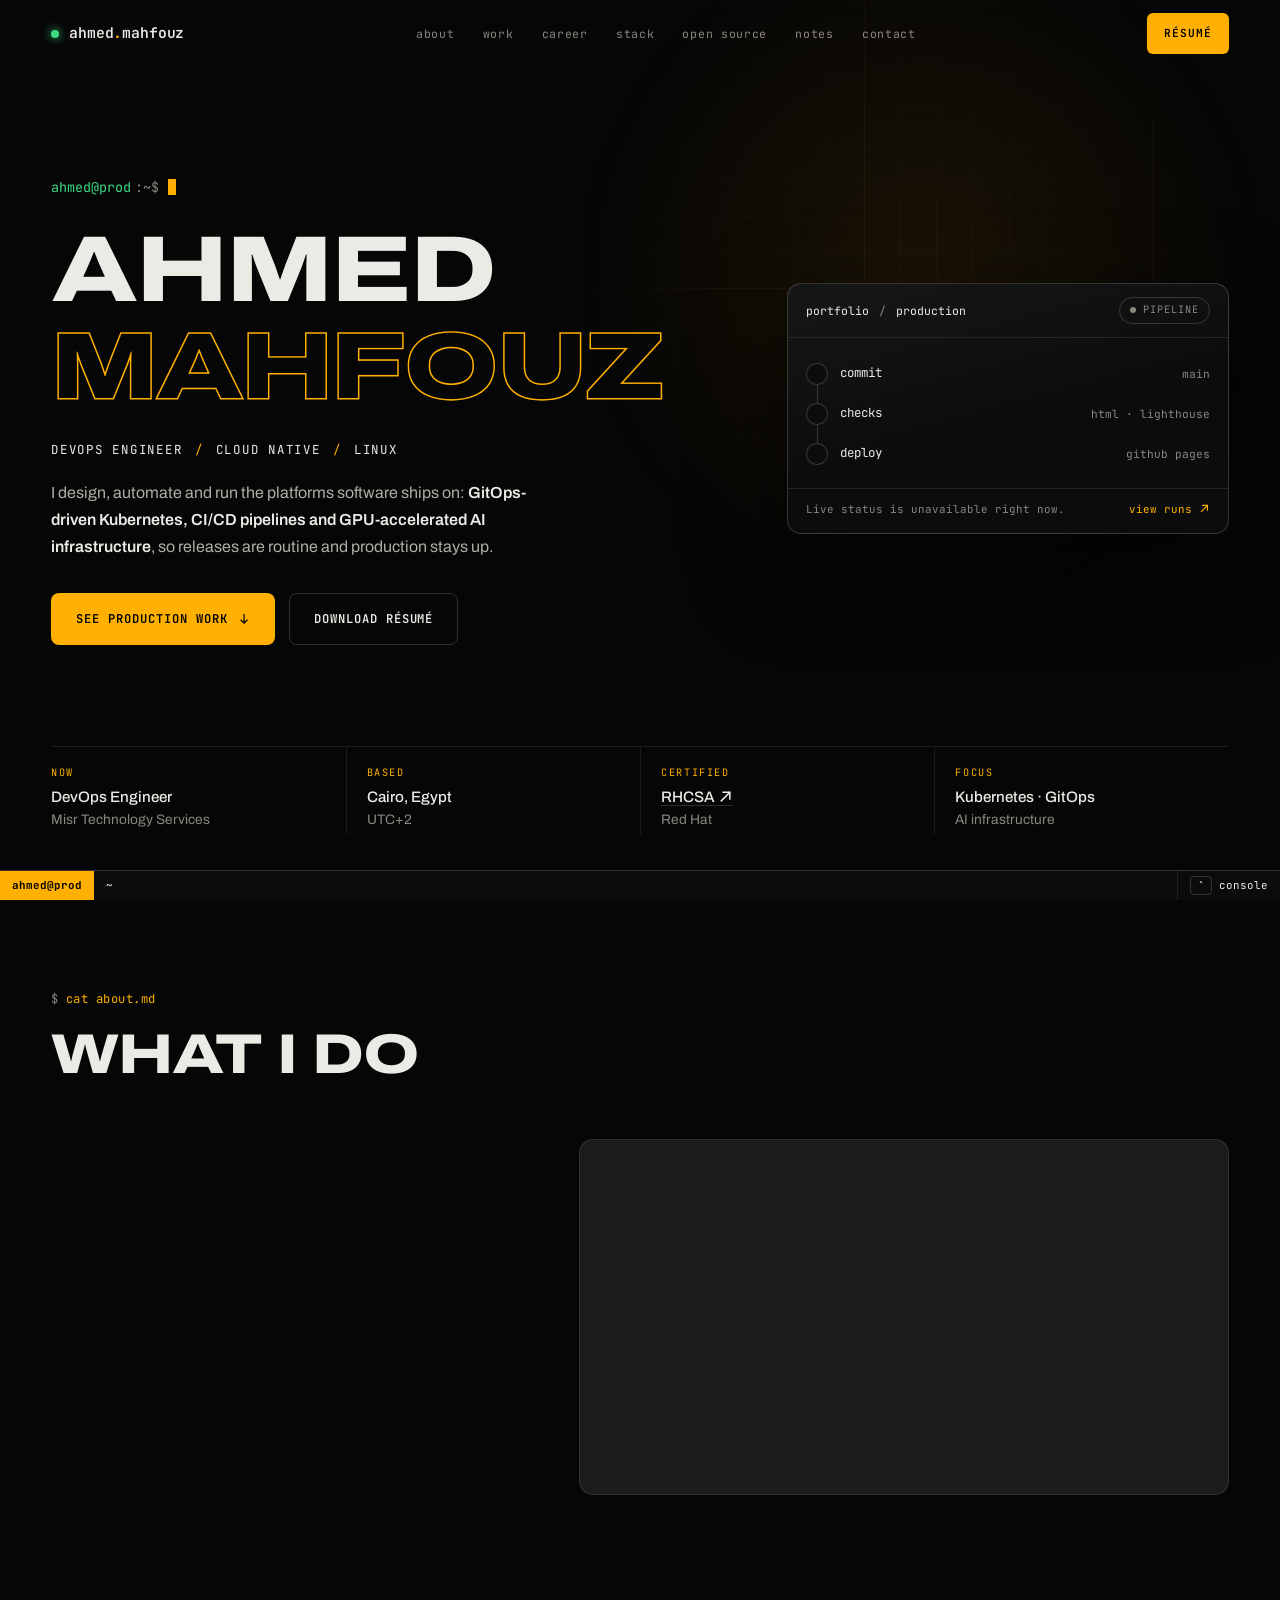
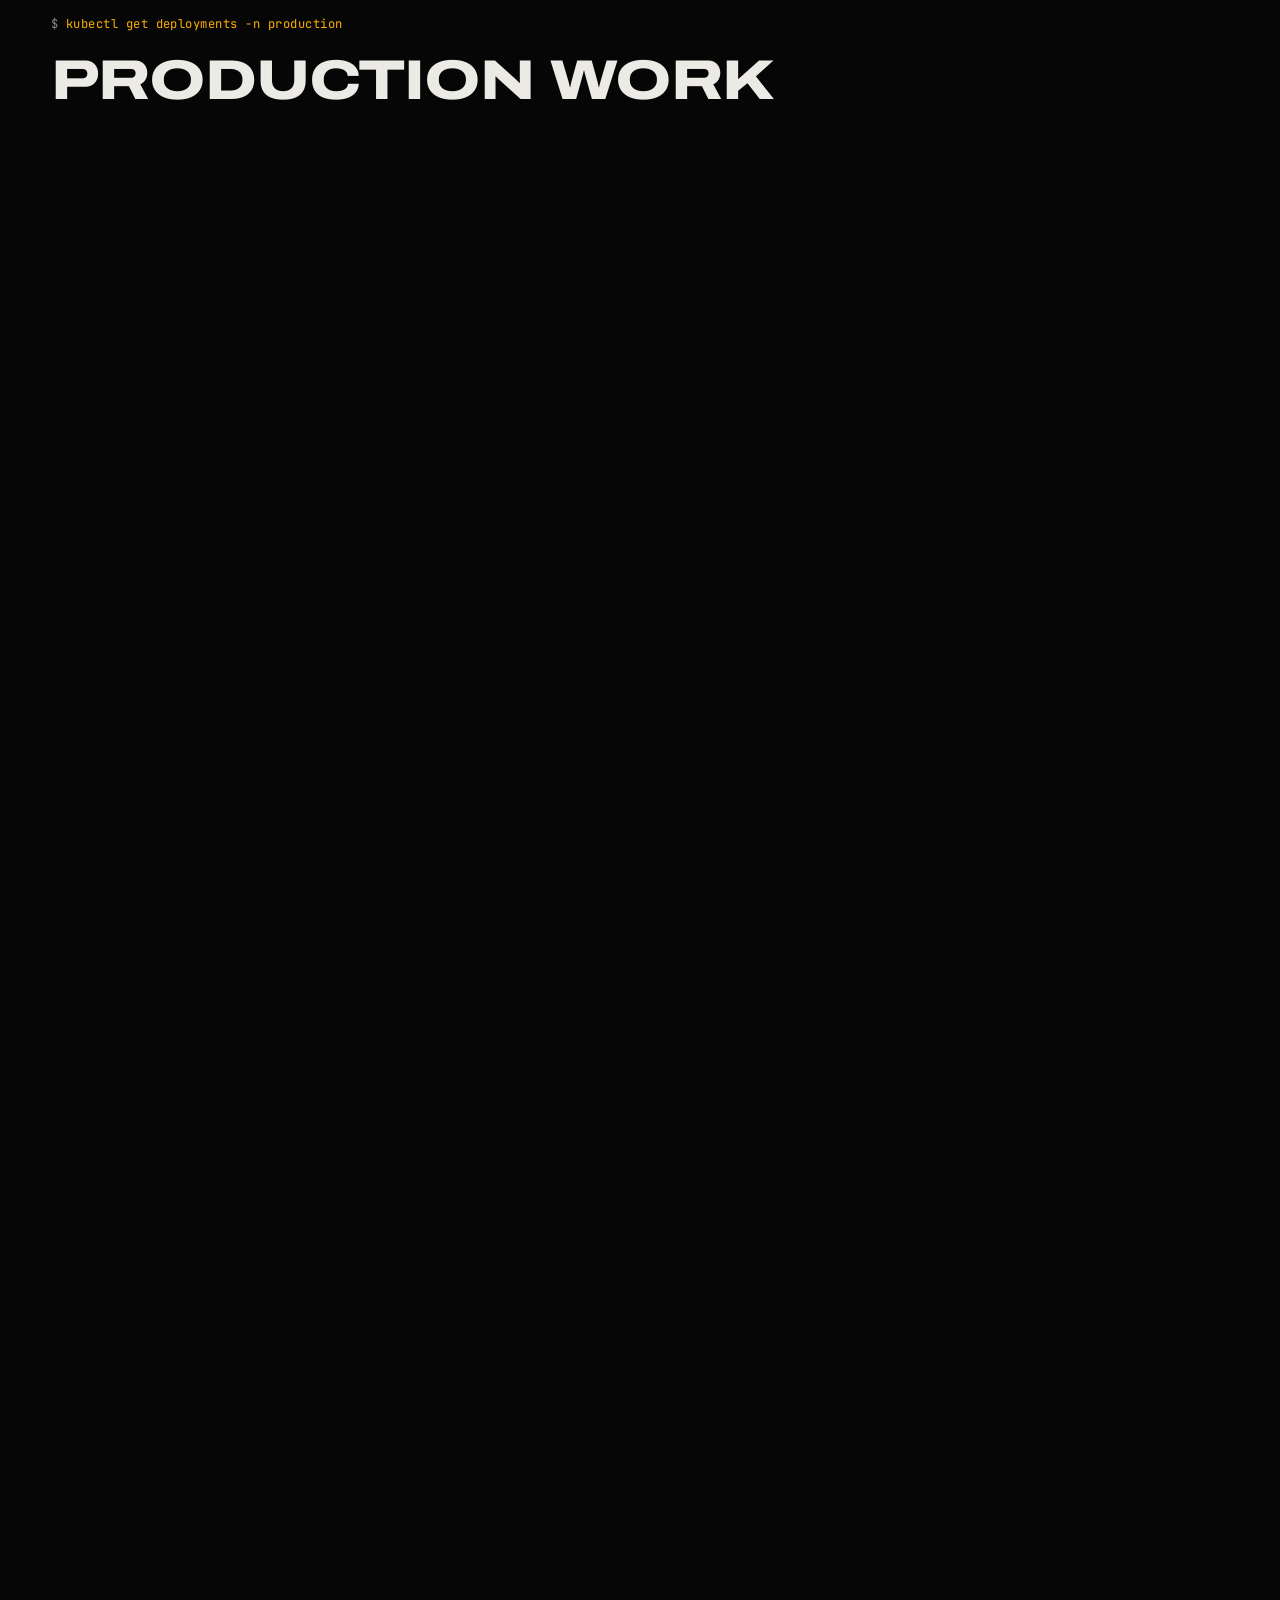
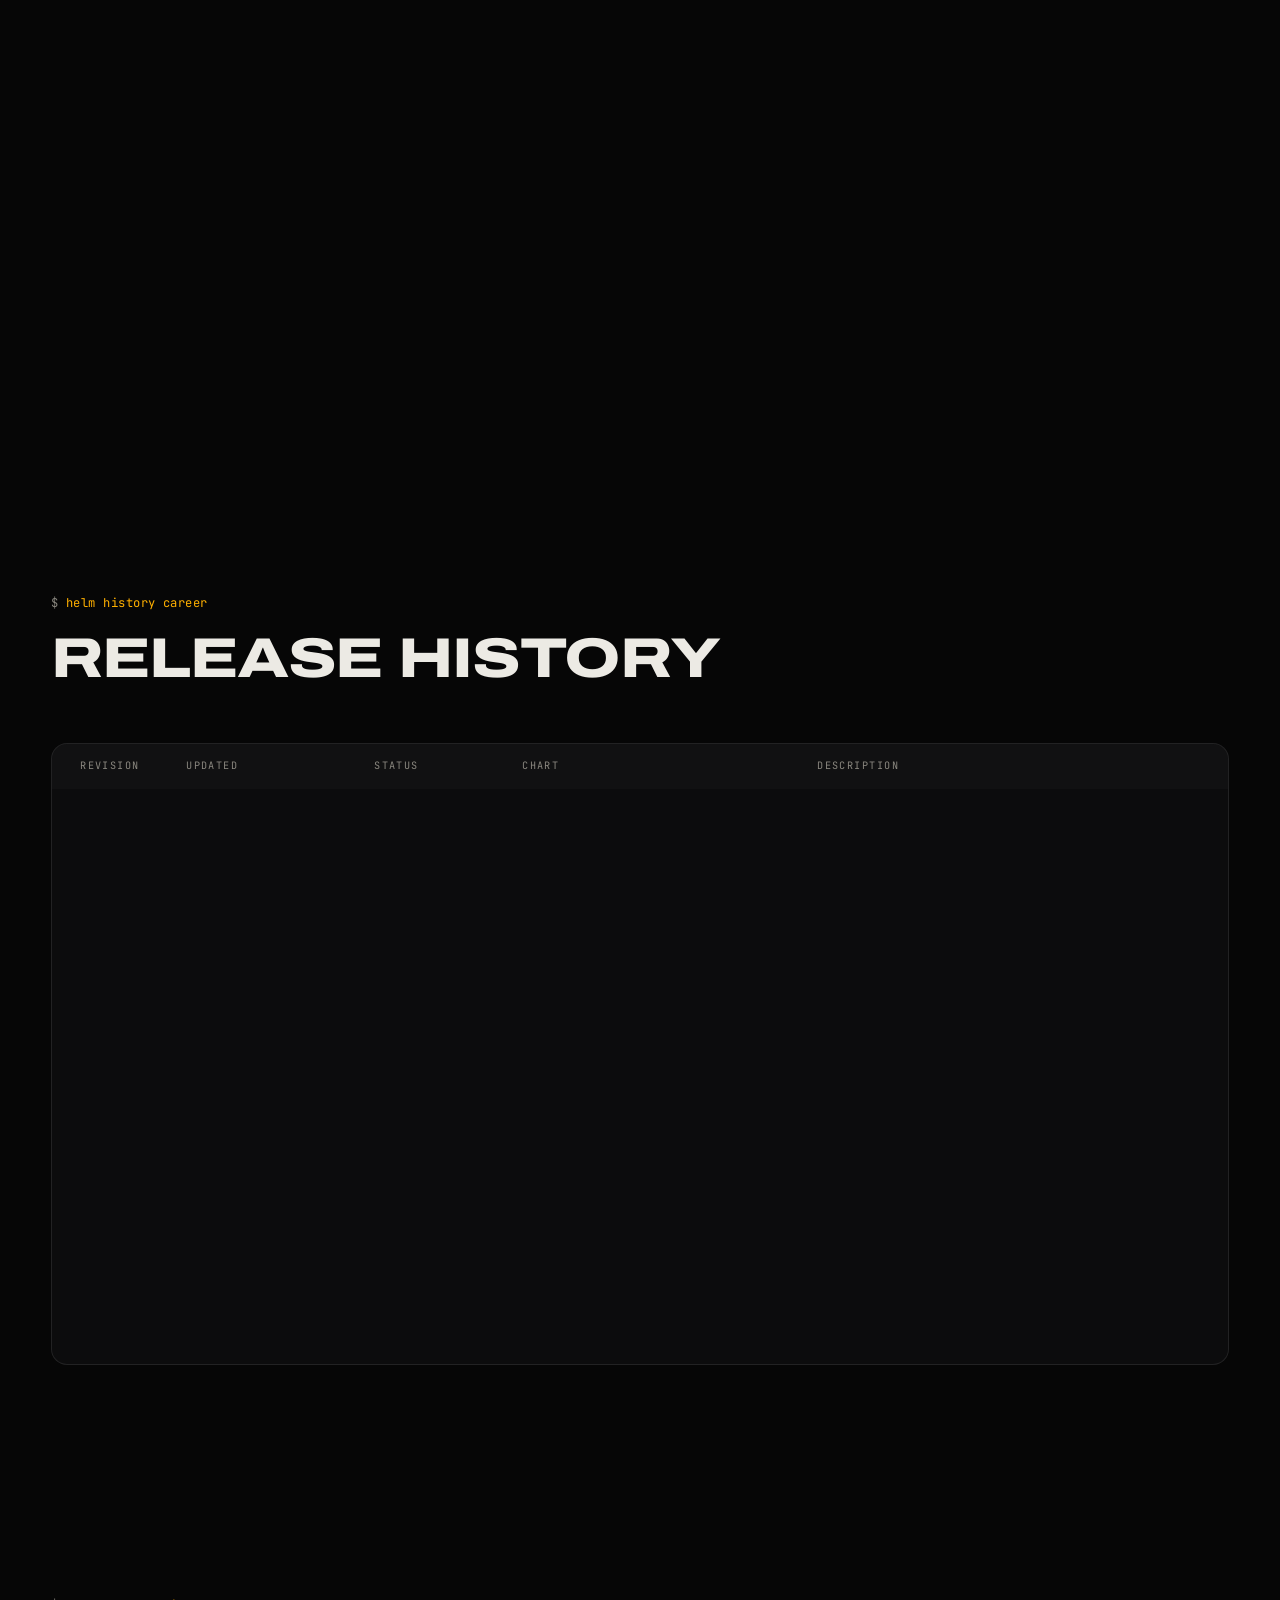
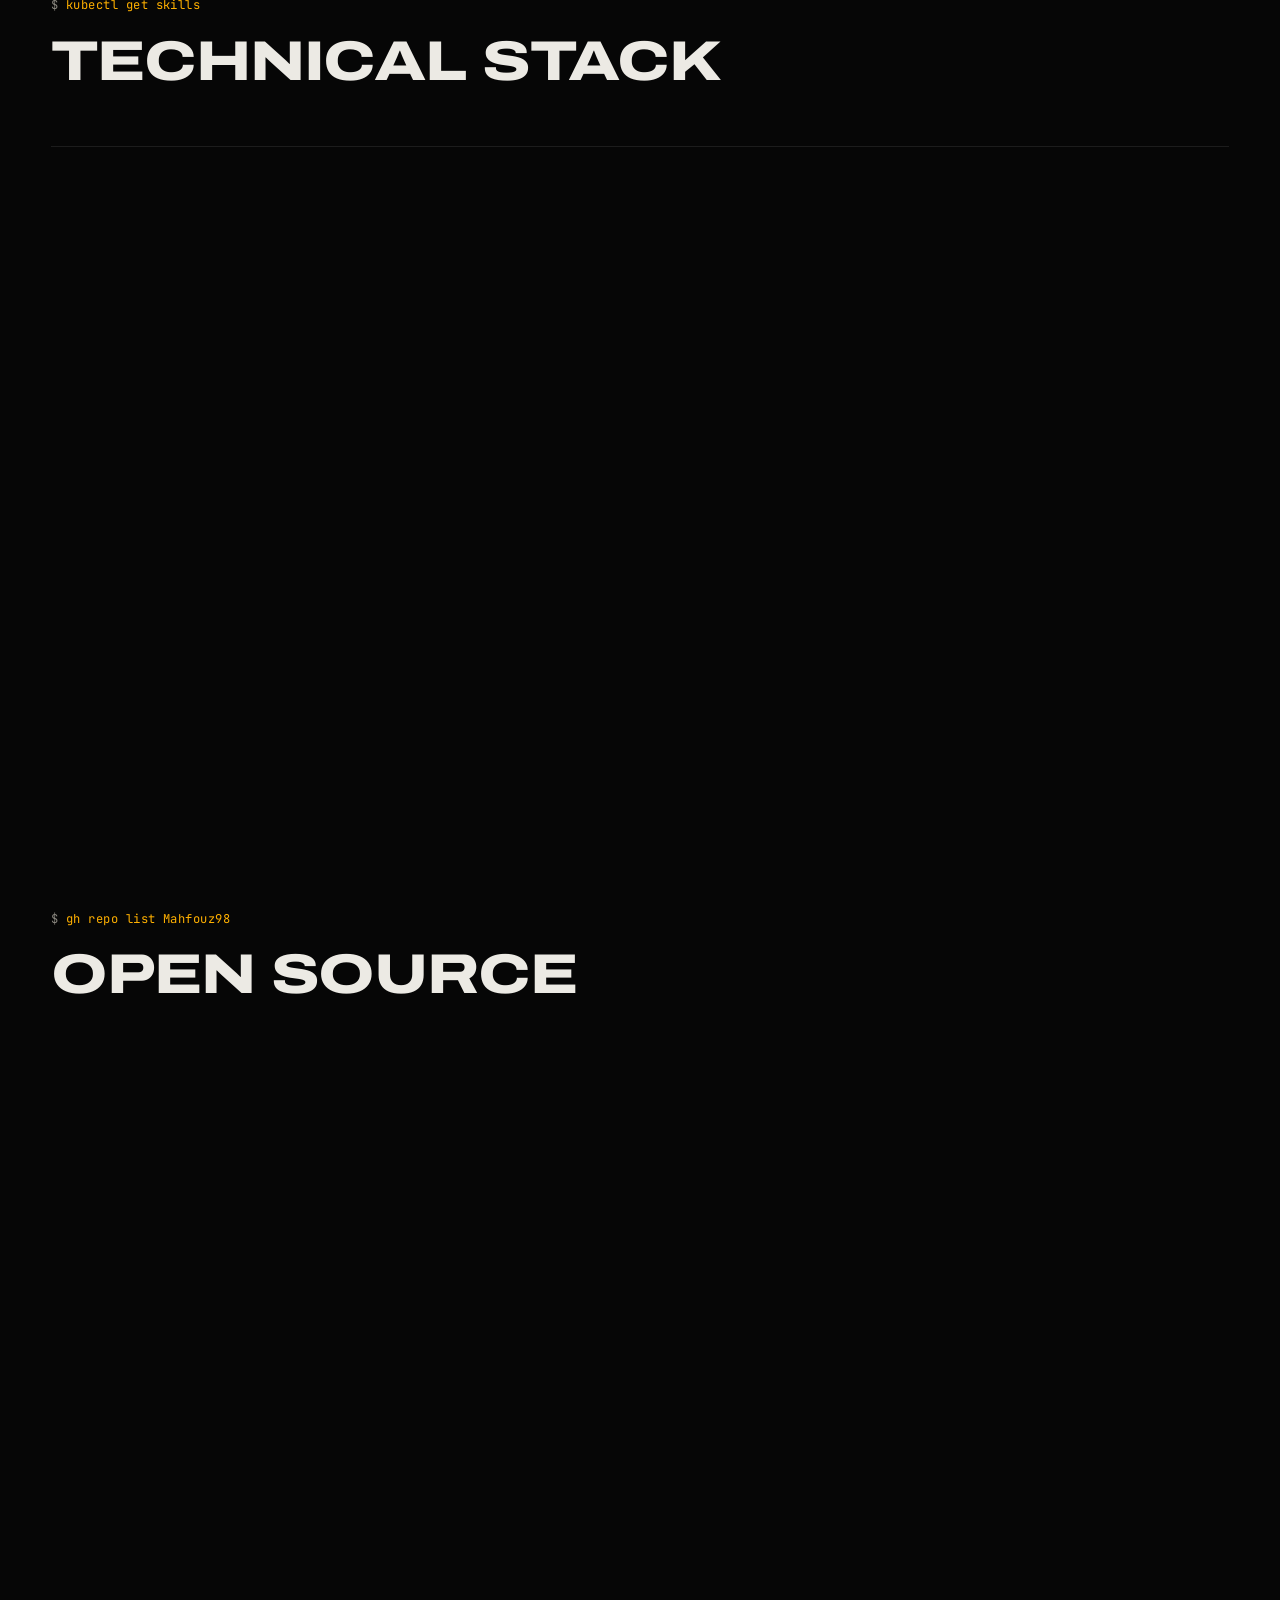
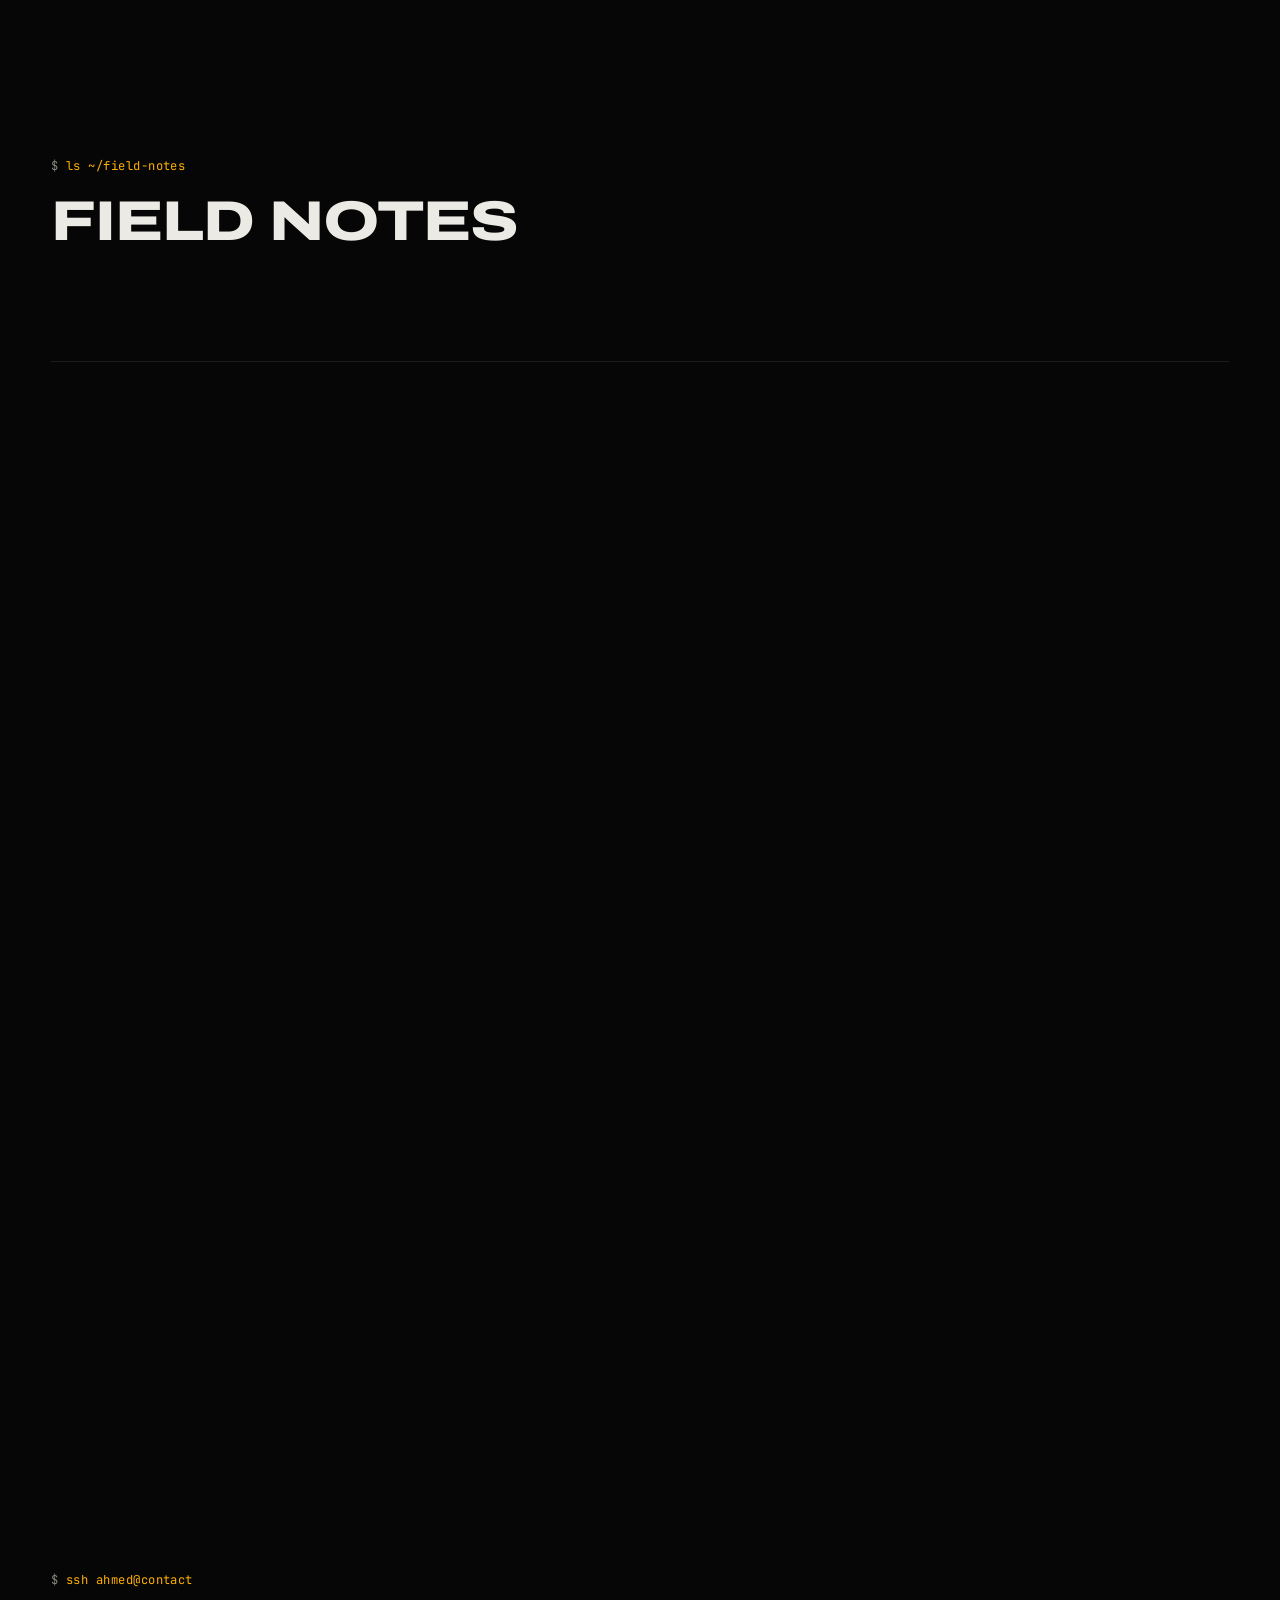
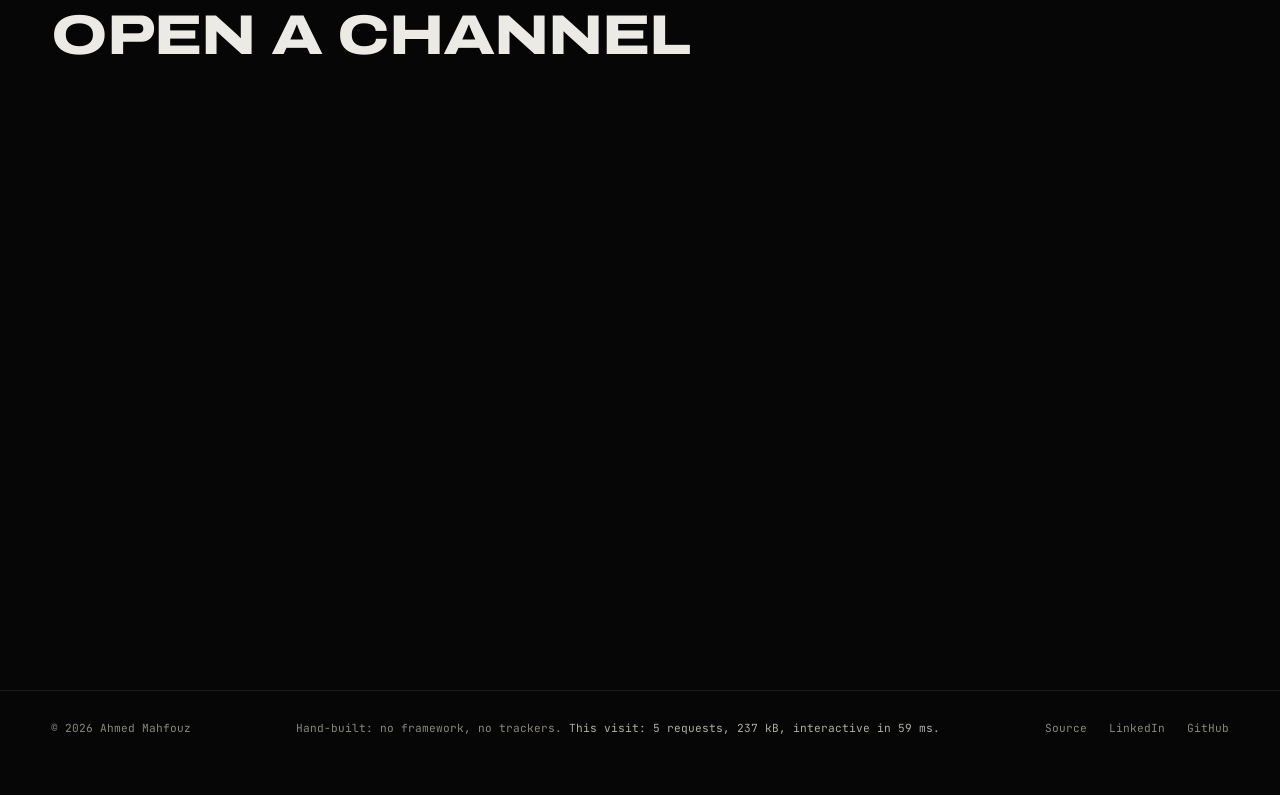
<file: index.html>
<!DOCTYPE html>
<html lang="en">
<head>
<meta charset="utf-8">
<meta name="viewport" content="width=device-width, initial-scale=1">
<title>Ahmed Mahfouz — DevOps Engineer</title>
<meta name="description" content="Ahmed Mahfouz is a DevOps engineer in Cairo building GitOps-driven Kubernetes platforms, CI/CD pipelines, secrets management and GPU-accelerated AI infrastructure.">

<!-- Security: everything this page loads comes from this repo. The only network
     calls are to the GitHub API (live pipeline + repo stats) and Formspree (contact form).
     If you add a third-party script, font or embed, allow its origin here or it will be blocked. -->
<meta http-equiv="Content-Security-Policy" content="default-src 'none'; script-src 'self'; style-src 'self'; img-src 'self' data:; font-src 'self'; connect-src 'self' https://api.github.com https://formspree.io; form-action https://formspree.io; base-uri 'none'">
<meta name="referrer" content="strict-origin-when-cross-origin">

<link rel="canonical" href="https://mahfouz98.github.io/portfolio/">
<meta name="theme-color" content="#060606">
<meta name="color-scheme" content="dark">

<meta property="og:type" content="profile">
<meta property="og:site_name" content="Ahmed Mahfouz">
<meta property="og:title" content="Ahmed Mahfouz — DevOps Engineer">
<meta property="og:description" content="GitOps-driven Kubernetes platforms, CI/CD pipelines, secrets management and GPU-accelerated AI infrastructure.">
<meta property="og:url" content="https://mahfouz98.github.io/portfolio/">
<meta property="og:image" content="https://mahfouz98.github.io/portfolio/assets/img/og.png">
<meta property="og:image:width" content="1200">
<meta property="og:image:height" content="630">
<meta property="og:image:alt" content="Ahmed Mahfouz — DevOps Engineer. Kubernetes, GitOps, AI infrastructure.">
<meta name="twitter:card" content="summary_large_image">

<link rel="icon" href="favicon.png" type="image/png" sizes="512x512">
<link rel="icon" href="favicon.svg" type="image/svg+xml">
<link rel="apple-touch-icon" href="assets/img/apple-touch-icon.png">

<link rel="preload" href="assets/fonts/archivo-latin-var.woff2" as="font" type="font/woff2" crossorigin>
<link rel="preload" href="assets/fonts/jetbrains-mono-latin-var.woff2" as="font" type="font/woff2" crossorigin>
<link rel="stylesheet" href="assets/css/site.css">

<script type="application/ld+json">
{
  "@context": "https://schema.org",
  "@type": "Person",
  "name": "Ahmed Mahfouz",
  "jobTitle": "DevOps Engineer",
  "url": "https://mahfouz98.github.io/portfolio/",
  "image": "https://mahfouz98.github.io/portfolio/assets/img/og.png",
  "address": { "@type": "PostalAddress", "addressLocality": "Cairo", "addressCountry": "EG" },
  "worksFor": { "@type": "Organization", "name": "Misr Technology Services" },
  "alumniOf": [
    { "@type": "EducationalOrganization", "name": "Information Technology Institute (ITI)" },
    { "@type": "CollegeOrUniversity", "name": "Modern Academy for Engineering and Technology" }
  ],
  "hasCredential": {
    "@type": "EducationalOccupationalCredential",
    "name": "Red Hat Certified System Administrator (RHCSA)",
    "url": "https://www.credly.com/badges/278dd8e0-fe10-4dec-b3b4-7d16db802bb7/public_url"
  },
  "knowsAbout": ["Kubernetes", "GitOps", "Argo CD", "CI/CD", "HashiCorp Vault", "Terraform", "Ansible", "Linux", "vLLM", "Observability"],
  "sameAs": ["https://github.com/Mahfouz98", "https://www.linkedin.com/in/ahmed-mahfouzz/"]
}
</script>
<script src="assets/js/site.js" defer></script>
</head>
<body>

<a class="skip" href="#main">Skip to content</a>

<!-- shared SVG defs: arrowheads for the diagrams + the icon sprite -->
<svg class="defs" width="0" height="0" aria-hidden="true" focusable="false">
  <defs>
    <marker id="ah" viewBox="0 0 8 8" refX="7" refY="4" markerWidth="6.5" markerHeight="6.5" orient="auto-start-reverse"><path d="M0 .8 7 4 0 7.2z" fill="#77746e"/></marker>
    <marker id="ah-a" viewBox="0 0 8 8" refX="7" refY="4" markerWidth="6.5" markerHeight="6.5" orient="auto-start-reverse"><path d="M0 .8 7 4 0 7.2z" fill="#ffb000"/></marker>
    <marker id="ah-c" viewBox="0 0 8 8" refX="7" refY="4" markerWidth="6.5" markerHeight="6.5" orient="auto-start-reverse"><path d="M0 .8 7 4 0 7.2z" fill="#39c5cf"/></marker>
    <symbol id="i-ext" viewBox="0 0 16 16"><path d="M5.5 3.5h7v7M12.5 3.5 3.5 12.5" fill="none" stroke="currentColor" stroke-width="1.6"/></symbol>
    <symbol id="i-right" viewBox="0 0 16 16"><path d="M2 8h11.5M9.5 4l4 4-4 4" fill="none" stroke="currentColor" stroke-width="1.6"/></symbol>
    <symbol id="i-down" viewBox="0 0 16 16"><path d="M8 2v11.5M4 9.5l4 4 4-4" fill="none" stroke="currentColor" stroke-width="1.6"/></symbol>
    <symbol id="i-check" viewBox="0 0 16 16"><path d="M3 8.6l3.2 3.2L13 4.8" fill="none" stroke="currentColor" stroke-width="1.8"/></symbol>
    <symbol id="i-x" viewBox="0 0 16 16"><path d="M4 4l8 8M12 4l-8 8" fill="none" stroke="currentColor" stroke-width="1.8"/></symbol>
    <symbol id="i-star" viewBox="0 0 16 16"><path d="M8 1.6l1.95 4 4.4.6-3.2 3.1.8 4.4L8 11.6l-3.95 2.1.8-4.4-3.2-3.1 4.4-.6z" fill="currentColor"/></symbol>
  </defs>
</svg>

<div class="bg-grid" aria-hidden="true"></div>
<div class="bg-glow" aria-hidden="true"></div>

<!-- ============ NAV ============ -->
<header class="nav" id="nav">
  <a class="nav-logo" href="#top"><span class="led" aria-hidden="true"></span><span>ahmed<em>.</em>mahfouz</span></a>
  <nav aria-label="Primary">
    <ul class="nav-links" id="navLinks">
      <li><a href="#about">About</a></li>
      <li><a href="#work">Work</a></li>
      <li><a href="#career">Career</a></li>
      <li><a href="#stack">Stack</a></li>
      <li><a href="#projects">Open source</a></li>
      <li><a href="#blog">Notes</a></li>
      <li><a href="#contact">Contact</a></li>
    </ul>
  </nav>
  <div class="nav-end">
    <a class="btn btn-solid btn-sm" href="resume.pdf" download>Résumé</a>
    <button class="nav-burger" id="burger" type="button" aria-label="Menu" aria-expanded="false" aria-controls="navLinks"><span></span><span></span><span></span></button>
  </div>
</header>

<main id="main">

<!-- ============ HERO ============ -->
<section class="hero" id="top" data-path="~">
  <div class="hero-copy">
    <button class="hero-prompt" type="button" data-run="whoami" title="Open the console">
      <span class="p-user">ahmed@prod</span><span class="p-sep">:~$</span> <span class="p-cmd" id="typeCmd">whoami</span><span class="caret" aria-hidden="true"></span>
      <span class="p-hint" id="promptHint" hidden>this prompt is real — press <kbd>`</kbd> or click</span>
    </button>

    <h1 class="hero-title">
      <span class="line"><span>Ahmed</span></span>
      <span class="line outline"><span>Mahfouz</span></span>
    </h1>

    <p class="hero-role">DevOps Engineer <i>/</i> Cloud Native <i>/</i> Linux</p>

    <p class="hero-sub">
      I design, automate and run the platforms software ships on:
      <strong>GitOps-driven Kubernetes, CI/CD pipelines and GPU-accelerated AI infrastructure</strong>,
      so releases are routine and production stays up.
    </p>

    <div class="hero-actions">
      <a class="btn btn-solid" href="#work">See production work <svg class="i" aria-hidden="true"><use href="#i-down"/></svg></a>
      <a class="btn btn-ghost" href="resume.pdf" download>Download résumé</a>
    </div>
  </div>

  <!-- Live pipeline: real status of this repository, read from the GitHub API by site.js -->
  <aside class="deploy" id="deploy" aria-label="Live deployment status of this website">
    <header class="deploy-bar">
      <span class="deploy-title">portfolio <i>/</i> production</span>
      <span class="chip" id="deployState" data-state="idle">pipeline</span>
    </header>
    <ol class="stages" id="stages">
      <li class="stage" data-state="idle"><span class="stage-ico" aria-hidden="true"></span><span class="stage-name">commit</span><span class="stage-meta">main</span></li>
      <li class="stage" data-state="idle"><span class="stage-ico" aria-hidden="true"></span><span class="stage-name">checks</span><span class="stage-meta">html · lighthouse</span></li>
      <li class="stage" data-state="idle"><span class="stage-ico" aria-hidden="true"></span><span class="stage-name">deploy</span><span class="stage-meta">github pages</span></li>
    </ol>
    <footer class="deploy-foot">
      <span id="deployMeta">This site ships through its own pipeline.</span>
      <a id="deployLink" href="https://github.com/Mahfouz98/portfolio/actions" target="_blank" rel="noopener">view runs <svg class="i" aria-hidden="true"><use href="#i-ext"/></svg></a>
    </footer>
  </aside>

  <dl class="facts">
    <div><dt>Now</dt><dd>DevOps Engineer<br><span>Misr Technology Services</span></dd></div>
    <div><dt>Based</dt><dd>Cairo, Egypt<br><span>UTC+2</span></dd></div>
    <div><dt>Certified</dt><dd><a href="https://www.credly.com/badges/278dd8e0-fe10-4dec-b3b4-7d16db802bb7/public_url" target="_blank" rel="noopener">RHCSA <svg class="i" aria-hidden="true"><use href="#i-ext"/></svg></a><br><span>Red Hat</span></dd></div>
    <div><dt>Focus</dt><dd>Kubernetes · GitOps<br><span>AI infrastructure</span></dd></div>
  </dl>
</section>

<!-- ============ ABOUT ============ -->
<section class="section" id="about" data-path="~/about">
  <div class="section-head">
    <div>
      <p class="eyebrow"><button type="button" class="cmd" data-run="cat about.md">cat about.md</button></p>
      <h2 class="section-title">What I do</h2>
    </div>
  </div>

  <div class="about">
    <div class="about-text reveal">
      <p class="lead">I came to DevOps from the bottom of the stack.</p>
      <p>Before pipelines and clusters I was a network engineer at Orange Egypt, working on Cisco and Juniper routing, GPON and IPTV head-end equipment in the data center. In 2023 I joined ITI's nine-month Cloud Architecture &amp; DevOps scholarship, and since 2024 I've been running production platforms at Misr Technology Services.</p>
      <p>That path shapes how I work. I care about the whole delivery path, from the commit to the cluster to the network underneath it, and I'd rather automate a task once than do it by hand twice.</p>
    </div>

    <ul class="duties">
      <li class="duty reveal">
        <span class="duty-tag">sdlc</span>
        <h3>Developer collaboration</h3>
        <p>Working closely with software developers to optimize the development lifecycle end to end.</p>
      </li>
      <li class="duty reveal">
        <span class="duty-tag">infra</span>
        <h3>Provision, scale, monitor</h3>
        <p>Provisioning, scaling and monitoring the services and applications that run in production.</p>
      </li>
      <li class="duty reveal">
        <span class="duty-tag">sec</span>
        <h3>Security by default</h3>
        <p>Building security into every part of the platform and the delivery process.</p>
      </li>
      <li class="duty reveal">
        <span class="duty-tag">auto</span>
        <h3>Automation and pipelines</h3>
        <p>Writing the automation and CI/CD pipelines that remove manual toil.</p>
      </li>
    </ul>
  </div>
</section>

<!-- ============ PRODUCTION WORK ============ -->
<section class="section" id="work" data-path="~/work">
  <div class="section-head">
    <div>
      <p class="eyebrow"><button type="button" class="cmd" data-run="kubectl get deployments -n production">kubectl get deployments -n production</button></p>
      <h2 class="section-title">Production work</h2>
    </div>
    <p class="section-note reveal">Platforms I've architected and operated on the job, running in production today.</p>
  </div>

  <div class="systems">

    <article class="sys sys-wide reveal" data-name="ai-inference" data-kind="AI platform">
      <div class="sys-body">
        <div class="sys-top"><span class="badge">AI platform</span><span class="sys-ns">ns: production · gpu-pool</span></div>
        <h3>AI inference platform: vLLM and a vector DB on GPU-accelerated Kubernetes</h3>
        <p>Deployed an end-to-end AI inference platform serving multiple LLMs via vLLM on NVIDIA GPUs, backed by a vector database and Redis for caching and retrieval. Migrated the entire stack from Docker Compose to a fully GitOps-driven Kubernetes deployment with ArgoCD and Image Updater for automated, zero-touch model and image rollouts.</p>
        <ul class="tags"><li>vLLM</li><li>NVIDIA GPU</li><li>Vector DB</li><li>Redis</li><li>Kubernetes</li><li>ArgoCD</li><li>Image Updater</li></ul>
      </div>
      <figure class="sys-fig">
        <svg class="dia" viewBox="0 0 400 260" role="img" aria-labelledby="dia-ai-t dia-ai-d">
          <title id="dia-ai-t">AI inference platform architecture</title>
          <desc id="dia-ai-d">A new image tag in the registry is picked up by ArgoCD Image Updater, and ArgoCD syncs it into the production Kubernetes cluster. The cluster runs several vLLM model servers on an NVIDIA GPU pool, alongside a vector database for retrieval and Redis for caching.</desc>
          <g class="n"><rect x="10" y="12" width="100" height="44" rx="6"/><text class="l" x="60" y="31">registry</text><text class="s" x="60" y="45">new image tag</text></g>
          <g class="n"><rect x="140" y="12" width="120" height="44" rx="6"/><text class="l" x="200" y="31">image updater</text><text class="s" x="200" y="45">detects · updates</text></g>
          <g class="n hot"><rect x="290" y="12" width="100" height="44" rx="6"/><text class="l" x="340" y="31">argo cd</text><text class="s" x="340" y="45">gitops sync</text></g>
          <path class="e a" d="M110 34H138" marker-end="url(#ah-a)"/>
          <path class="e a" d="M260 34H288" marker-end="url(#ah-a)"/>
          <path class="e a" d="M340 56V92" marker-end="url(#ah-a)"/>
          <path class="flow" d="M110 34H138M260 34H288M340 56V92"/>
          <g class="g"><rect x="10" y="94" width="380" height="156" rx="8"/><text x="22" y="111">kubernetes · production</text></g>
          <g class="g g-in"><rect x="22" y="122" width="226" height="116" rx="6"/><text x="32" y="138">gpu pool · nvidia</text></g>
          <g class="n"><rect x="32" y="148" width="62" height="78" rx="6"/><text class="l" x="63" y="184">vLLM</text><text class="s" x="63" y="199">llm-a</text></g>
          <g class="n"><rect x="104" y="148" width="62" height="78" rx="6"/><text class="l" x="135" y="184">vLLM</text><text class="s" x="135" y="199">llm-b</text></g>
          <g class="n"><rect x="176" y="148" width="62" height="78" rx="6"/><text class="l" x="207" y="184">vLLM</text><text class="s" x="207" y="199">llm-n</text></g>
          <g class="n"><rect x="262" y="122" width="116" height="52" rx="6"/><text class="l" x="320" y="145">vector db</text><text class="s" x="320" y="160">retrieval</text></g>
          <g class="n"><rect x="262" y="186" width="116" height="52" rx="6"/><text class="l" x="320" y="209">redis</text><text class="s" x="320" y="224">cache</text></g>
        </svg>
      </figure>
    </article>

    <article class="sys reveal" data-name="platform-migration" data-kind="Platform migration">
      <figure class="sys-fig">
        <svg class="dia" viewBox="0 0 400 240" role="img" aria-labelledby="dia-mig-t dia-mig-d">
          <title id="dia-mig-t">Environment migration</title>
          <desc id="dia-mig-d">More than twenty services move from the legacy environment to a new platform made of TeamCity and Nexus for CI and artifacts, two PostgreSQL clusters on Crunchy Data with full replication, Kafka for event streaming and MinIO for object storage.</desc>
          <g class="n"><rect x="8" y="92" width="92" height="56" rx="6"/><text class="l" x="54" y="116">legacy env</text><text class="s" x="54" y="132">20+ services</text></g>
          <path class="e a" d="M100 120H132" marker-end="url(#ah-a)"/>
          <path class="flow" d="M100 120H132"/>
          <text class="el" x="54" y="168">zero data loss</text>
          <g class="g"><rect x="134" y="10" width="258" height="222" rx="8"/><text x="146" y="27">new platform</text></g>
          <g class="n"><rect x="148" y="38" width="104" height="44" rx="6"/><text class="l" x="200" y="57">teamcity</text><text class="s" x="200" y="71">ci · build</text></g>
          <g class="n"><rect x="276" y="38" width="104" height="44" rx="6"/><text class="l" x="328" y="57">nexus</text><text class="s" x="328" y="71">artifacts</text></g>
          <path class="e" d="M252 60H274" marker-end="url(#ah)"/>
          <g class="n"><rect x="148" y="104" width="104" height="48" rx="6"/><text class="l" x="200" y="124">postgresql</text><text class="s" x="200" y="139">crunchy · a</text></g>
          <g class="n"><rect x="276" y="104" width="104" height="48" rx="6"/><text class="l" x="328" y="124">postgresql</text><text class="s" x="328" y="139">crunchy · b</text></g>
          <path class="e c" d="M254 128H274" marker-start="url(#ah-c)" marker-end="url(#ah-c)"/>
          <text class="el c" x="264" y="98">full replication</text>
          <g class="n"><rect x="148" y="174" width="104" height="44" rx="6"/><text class="l" x="200" y="193">kafka</text><text class="s" x="200" y="207">event streaming</text></g>
          <g class="n"><rect x="276" y="174" width="104" height="44" rx="6"/><text class="l" x="328" y="193">minio</text><text class="s" x="328" y="207">object storage</text></g>
        </svg>
      </figure>
      <div class="sys-body">
        <div class="sys-top"><span class="badge">Platform migration</span><span class="sys-ns">20+ services · zero data loss</span></div>
        <h3>Enterprise environment migration</h3>
        <p>Led the end-to-end migration of a production environment of 20+ services to a new platform: TeamCity and Nexus Artifactory for CI and builds, dual-cluster PostgreSQL on Crunchy Data with full replication for high availability, Kafka for event streaming and MinIO for object storage. Delivered with zero data loss.</p>
        <ul class="tags"><li>TeamCity</li><li>Nexus Artifactory</li><li>PostgreSQL / Crunchy Data</li><li>Kafka</li><li>MinIO</li></ul>
      </div>
    </article>

    <article class="sys reveal" data-name="kustomize-gitops" data-kind="GitOps">
      <figure class="sys-fig">
        <svg class="dia" viewBox="0 0 400 240" role="img" aria-labelledby="dia-kus-t dia-kus-d">
          <title id="dia-kus-t">Kustomize base and overlays with automated image updates</title>
          <desc id="dia-kus-d">A shared Kustomize base feeds three overlays for dev, staging and prod. ArgoCD syncs each overlay to its environment, and Image Updater rolls out a new image as soon as a build succeeds.</desc>
          <g class="n"><rect x="8" y="98" width="84" height="44" rx="6"/><text class="l" x="50" y="117">base/</text><text class="s" x="50" y="131">manifests</text></g>
          <g class="n"><rect x="122" y="24" width="124" height="38" rx="6"/><text class="l" x="184" y="47">overlays/dev</text></g>
          <g class="n"><rect x="122" y="101" width="124" height="38" rx="6"/><text class="l" x="184" y="124">overlays/staging</text></g>
          <g class="n"><rect x="122" y="178" width="124" height="38" rx="6"/><text class="l" x="184" y="201">overlays/prod</text></g>
          <path class="e" d="M92 120C108 120 104 43 120 43" marker-end="url(#ah)"/>
          <path class="e" d="M92 120H120" marker-end="url(#ah)"/>
          <path class="e" d="M92 120C108 120 104 197 120 197" marker-end="url(#ah)"/>
          <g class="n hot"><rect x="286" y="60" width="106" height="46" rx="6"/><text class="l" x="339" y="80">argo cd</text><text class="s" x="339" y="94">sync per env</text></g>
          <path class="e" d="M246 43C268 43 262 72 284 72" marker-end="url(#ah)"/>
          <path class="e" d="M246 120C268 120 262 83 284 83" marker-end="url(#ah)"/>
          <path class="e" d="M246 197C274 197 256 94 284 94" marker-end="url(#ah)"/>
          <g class="n"><rect x="286" y="162" width="106" height="46" rx="6"/><text class="l" x="339" y="182">image updater</text><text class="s" x="339" y="196">on build success</text></g>
          <path class="e a" d="M339 162V108" marker-end="url(#ah-a)"/>
          <path class="flow" d="M339 162V108"/>
          <text class="el st" x="347" y="139">new tag</text>
        </svg>
      </figure>
      <div class="sys-body">
        <div class="sys-top"><span class="badge">GitOps</span><span class="sys-ns">dev · staging · prod</span></div>
        <h3>Kubernetes manifests to Kustomize, with automated image updates</h3>
        <p>Refactored a production Kubernetes deployment from raw manifests to Kustomize with a base/overlay structure for environment-specific configs. Enabled ArgoCD Image Updater to deploy new images the moment a build succeeds, closing the loop on continuous delivery with zero manual intervention.</p>
        <ul class="tags"><li>Kubernetes</li><li>Kustomize</li><li>ArgoCD</li><li>Image Updater</li><li>GitOps</li></ul>
      </div>
    </article>

    <article class="sys reveal" data-name="vault-secrets" data-kind="Security">
      <figure class="sys-fig">
        <svg class="dia" viewBox="0 0 400 250" role="img" aria-labelledby="dia-vlt-t dia-vlt-d">
          <title id="dia-vlt-t">Multi-cluster Vault secrets architecture</title>
          <desc id="dia-vlt-d">A primary Vault cluster is auto-unsealed by a secondary Vault acting as the Transit Seal backend. In a separate application cluster, the Vault Agent sidecar injects secrets into pods across clusters, and the Vault Secrets Operator syncs secrets into native Kubernetes Secrets.</desc>
          <g class="n hot"><rect x="8" y="38" width="128" height="50" rx="6"/><text class="l" x="72" y="60">vault</text><text class="s" x="72" y="75">primary cluster</text></g>
          <g class="n"><rect x="8" y="174" width="128" height="50" rx="6"/><text class="l" x="72" y="196">vault · transit</text><text class="s" x="72" y="211">seal backend</text></g>
          <path class="e a" d="M72 174V90" marker-end="url(#ah-a)"/>
          <path class="flow" d="M72 174V90"/>
          <text class="el st" x="80" y="136">auto-unseal</text>
          <g class="g"><rect x="180" y="10" width="212" height="230" rx="8"/><text x="192" y="27">app cluster</text></g>
          <g class="n"><rect x="196" y="38" width="180" height="50" rx="6"/><text class="l" x="286" y="60">app pod</text><text class="s" x="286" y="75">vault-agent sidecar</text></g>
          <g class="n"><rect x="196" y="108" width="180" height="50" rx="6"/><text class="l" x="286" y="130">vault secrets operator</text><text class="s" x="286" y="145">k8s-native sync</text></g>
          <g class="n"><rect x="196" y="180" width="180" height="46" rx="6"/><text class="l" x="286" y="200">kubernetes secret</text><text class="s" x="286" y="214">used by workloads</text></g>
          <path class="e c" d="M136 56H194" marker-end="url(#ah-c)"/>
          <text class="el c" x="158" y="49">inject</text>
          <path class="e c" d="M136 74C170 74 160 133 194 133" marker-end="url(#ah-c)"/>
          <path class="e" d="M286 158V178" marker-end="url(#ah)"/>
        </svg>
      </figure>
      <div class="sys-body">
        <div class="sys-top"><span class="badge">Security</span><span class="sys-ns">multi-cluster</span></div>
        <h3>HashiCorp Vault: cross-cluster secret injection and auto-unseal</h3>
        <p>Designed a multi-cluster secrets management architecture with HashiCorp Vault: cross-cluster secret injection via the Vault Agent Injector, Vault Secret Operator (VSO) for Kubernetes-native secret syncing, and Auto-Unseal using a secondary Vault cluster as the Transit Seal backend for resilient, hands-off recovery.</p>
        <ul class="tags"><li>HashiCorp Vault</li><li>Agent Injector</li><li>VSO</li><li>Transit Seal</li><li>Kubernetes</li></ul>
      </div>
    </article>

    <article class="sys reveal" data-name="galera-maxscale" data-kind="Database">
      <figure class="sys-fig">
        <svg class="dia" viewBox="0 0 400 240" role="img" aria-labelledby="dia-gal-t dia-gal-d">
          <title id="dia-gal-t">MariaDB Galera cluster behind MaxScale</title>
          <desc id="dia-gal-d">Applications connect to MaxScale, which routes queries and handles failover across the nodes of a multi-master MariaDB Galera cluster that replicate synchronously with each other.</desc>
          <g class="n"><rect x="8" y="98" width="72" height="44" rx="6"/><text class="l" x="44" y="117">app</text><text class="s" x="44" y="131">clients</text></g>
          <path class="e a" d="M80 120H110" marker-end="url(#ah-a)"/>
          <g class="n hot"><rect x="112" y="94" width="116" height="52" rx="6"/><text class="l" x="170" y="117">maxscale</text><text class="s" x="170" y="132">routing · failover</text></g>
          <g class="g"><rect x="262" y="10" width="130" height="222" rx="8"/><text x="274" y="27">galera cluster</text></g>
          <g class="n"><rect x="278" y="38" width="98" height="38" rx="6"/><text class="l" x="327" y="61">db-1</text></g>
          <g class="n"><rect x="278" y="100" width="98" height="38" rx="6"/><text class="l" x="327" y="123">db-2</text></g>
          <g class="n"><rect x="278" y="162" width="98" height="38" rx="6"/><text class="l" x="327" y="185">db-n</text></g>
          <path class="e a" d="M228 120C254 120 250 57 276 57" marker-end="url(#ah-a)"/>
          <path class="e a" d="M228 120H276" marker-end="url(#ah-a)"/>
          <path class="e a" d="M228 120C254 120 250 181 276 181" marker-end="url(#ah-a)"/>
          <path class="flow" d="M80 120H110M228 120H276"/>
          <path class="e c" d="M327 79V97" marker-start="url(#ah-c)" marker-end="url(#ah-c)"/>
          <path class="e c" d="M327 141V159" marker-start="url(#ah-c)" marker-end="url(#ah-c)"/>
          <text class="el c" x="327" y="220">sync replication</text>
        </svg>
      </figure>
      <div class="sys-body">
        <div class="sys-top"><span class="badge">Database</span><span class="sys-ns">multi-master · HA</span></div>
        <h3>MariaDB Galera cluster with MaxScale load balancing</h3>
        <p>Implemented a highly available MariaDB Galera multi-master cluster with MaxScale for intelligent query routing and load balancing, giving critical production workloads synchronous replication and seamless failover.</p>
        <ul class="tags"><li>MariaDB</li><li>Galera Cluster</li><li>MaxScale</li><li>High availability</li></ul>
      </div>
    </article>

  </div>
</section>

<!-- ============ CAREER ============ -->
<section class="section" id="career" data-path="~/career">
  <div class="section-head">
    <div>
      <p class="eyebrow"><button type="button" class="cmd" data-run="helm history career">helm history career</button></p>
      <h2 class="section-title">Release history</h2>
    </div>
    <p class="section-note reveal">Every role is a revision. The latest one is deployed.</p>
  </div>

  <div class="history">
    <div class="rev rev-head" aria-hidden="true"><span>Revision</span><span>Updated</span><span>Status</span><span>Chart</span><span>Description</span></div>
    <ol class="revs" reversed>
      <li class="rev reveal" data-status="deployed">
        <span class="rev-n">5</span>
        <span class="rev-date">Aug 2024 — now</span>
        <span class="rev-status"><i aria-hidden="true"></i>deployed</span>
        <span class="rev-chart"><b>DevOps Engineer</b>Misr Technology Services (MTS)</span>
        <span class="rev-desc">Automation and CI/CD pipelines; provisioning, scaling and monitoring of production services; security built into delivery; day-to-day work with developers on the SDLC.</span>
      </li>
      <li class="rev reveal" data-status="superseded">
        <span class="rev-n">4</span>
        <span class="rev-date">Oct 2023 — May 2024</span>
        <span class="rev-status"><i aria-hidden="true"></i>superseded</span>
        <span class="rev-chart"><b>Cloud Architecture &amp; DevOps scholarship</b>Information Technology Institute (ITI)</span>
        <span class="rev-desc">Nine-month intensive: Linux, Bash, AWS, vSphere and NSX, Docker, Kubernetes, Jenkins, Git, Terraform, Prometheus.</span>
      </li>
      <li class="rev reveal" data-status="superseded">
        <span class="rev-n">3</span>
        <span class="rev-date">Aug 2022 — Aug 2023</span>
        <span class="rev-status"><i aria-hidden="true"></i>superseded</span>
        <span class="rev-chart"><b>Wireless Tripleplay Network Engineer</b>Orange Egypt</span>
        <span class="rev-desc">Designed and implemented network projects; configured Cisco routers and switches, Juniper MX, GPON and IPTV head-end devices in the data center.</span>
      </li>
      <li class="rev reveal" data-status="superseded">
        <span class="rev-n">2</span>
        <span class="rev-date">Jan 2021 — Aug 2022</span>
        <span class="rev-status"><i aria-hidden="true"></i>superseded</span>
        <span class="rev-chart"><b>Maintenance Engineer</b>Aman E-Payment</span>
        <span class="rev-desc">Level 3 engineer: handled escalated tickets against fixed deadlines and repaired defective machines.</span>
      </li>
      <li class="rev reveal" data-status="superseded">
        <span class="rev-n">1</span>
        <span class="rev-date">2015 — 2020</span>
        <span class="rev-status"><i aria-hidden="true"></i>superseded</span>
        <span class="rev-chart"><b>B.Sc. Electronics &amp; Communication Engineering</b>Modern Academy for Engineering and Technology</span>
        <span class="rev-desc">Graduation project (A+): an embedded-systems smart stadium and wireless smart car.</span>
      </li>
    </ol>
  </div>

  <a class="cert reveal" href="https://www.credly.com/badges/278dd8e0-fe10-4dec-b3b4-7d16db802bb7/public_url" target="_blank" rel="noopener">
    <span class="cert-mark" aria-hidden="true">RH</span>
    <span class="cert-text"><b>Red Hat Certified System Administrator</b><span>RHCSA · verified credential on Credly</span></span>
    <span class="cert-go">verify <svg class="i" aria-hidden="true"><use href="#i-ext"/></svg></span>
  </a>
</section>

<!-- ============ STACK ============ -->
<section class="section" id="stack" data-path="~/stack">
  <div class="section-head">
    <div>
      <p class="eyebrow"><button type="button" class="cmd" data-run="kubectl get skills">kubectl get skills</button></p>
      <h2 class="section-title">Technical stack</h2>
    </div>
    <p class="section-note reveal">Tools I run in production, not just in tutorials.</p>
  </div>

  <dl class="stack">
    <div class="stack-row reveal"><dt>CI/CD &amp; automation</dt><dd><ul><li>GitLab CI</li><li>TeamCity</li><li>ArgoCD</li><li>Harbor Registry</li><li>Nexus Artifactory</li><li>Jenkins</li><li>GitHub Actions</li><li>Terraform</li><li>Ansible</li></ul></dd></div>
    <div class="stack-row reveal"><dt>Containers &amp; orchestration</dt><dd><ul><li>Docker</li><li>Kubernetes</li><li>OpenShift</li><li>Rancher</li><li>RKE2</li></ul></dd></div>
    <div class="stack-row reveal"><dt>AI infrastructure</dt><dd><ul><li>vLLM</li><li>Vector databases</li><li>NVIDIA GPUs</li></ul></dd></div>
    <div class="stack-row reveal"><dt>Security &amp; service mesh</dt><dd><ul><li>HashiCorp Vault</li><li>Istio</li><li>NeuVector</li></ul></dd></div>
    <div class="stack-row reveal"><dt>Monitoring &amp; observability</dt><dd><ul><li>Prometheus</li><li>Grafana</li><li>AppDynamics</li><li>Dynatrace</li><li>ELK Stack</li></ul></dd></div>
    <div class="stack-row reveal"><dt>Messaging &amp; streaming</dt><dd><ul><li>RabbitMQ</li><li>Apache Kafka</li></ul></dd></div>
    <div class="stack-row reveal"><dt>Object storage</dt><dd><ul><li>MinIO</li><li>Pure Storage FlashBlade</li></ul></dd></div>
    <div class="stack-row reveal"><dt>Infrastructure &amp; systems</dt><dd><ul><li>RHEL / Ubuntu</li><li>vSphere</li><li>Redis</li><li>PostgreSQL</li><li>MySQL</li><li>MongoDB</li><li>MariaDB / Galera</li><li>Bash</li><li>Python</li></ul></dd></div>
  </dl>
</section>

<!-- ============ OPEN SOURCE ============ -->
<section class="section" id="projects" data-path="~/open-source">
  <div class="section-head">
    <div>
      <p class="eyebrow"><button type="button" class="cmd" data-run="gh repo list Mahfouz98">gh repo list Mahfouz98</button></p>
      <h2 class="section-title">Open source</h2>
    </div>
    <p class="section-note reveal">Infrastructure projects with the full code on GitHub.</p>
  </div>

  <ul class="repos">
    <li class="reveal">
      <a class="repo repo-lg" href="https://github.com/Mahfouz98/Ansible-Terraform-Kubernetes-Integration" target="_blank" rel="noopener" data-repo="Ansible-Terraform-Kubernetes-Integration">
        <span class="repo-path">Mahfouz98/<b>Ansible-Terraform-Kubernetes-Integration</b></span>
        <h3>Automated Kubernetes cluster deployment</h3>
        <p>A kubeadm-based Kubernetes cluster on AWS EC2, provisioned with Terraform and configured end to end with Ansible.</p>
        <ul class="tags"><li>Kubernetes</li><li>Terraform</li><li>Ansible</li><li>kubeadm</li></ul>
        <span class="repo-foot"><span class="repo-stars" data-stars><svg class="i" aria-hidden="true"><use href="#i-star"/></svg><span>4</span></span><span>HCL</span><span class="repo-go">repo <svg class="i" aria-hidden="true"><use href="#i-ext"/></svg></span></span>
      </a>
    </li>
    <li class="reveal">
      <a class="repo repo-lg" href="https://github.com/Mahfouz98/CI-CD-Application-Deployment" target="_blank" rel="noopener" data-repo="CI-CD-Application-Deployment">
        <span class="repo-path">Mahfouz98/<b>CI-CD-Application-Deployment</b></span>
        <h3>Complete CI/CD web application deployment</h3>
        <p>A web application delivered to a Kubernetes cluster on AWS: Terraform for the infrastructure, Ansible for the cluster, and a GitHub Actions pipeline that builds, tests and deploys.</p>
        <ul class="tags"><li>AWS</li><li>Terraform</li><li>GitHub Actions</li><li>Docker</li></ul>
        <span class="repo-foot"><span class="repo-stars" data-stars><svg class="i" aria-hidden="true"><use href="#i-star"/></svg><span>7</span></span><span>CI/CD</span><span class="repo-go">repo <svg class="i" aria-hidden="true"><use href="#i-ext"/></svg></span></span>
      </a>
    </li>
    <li class="reveal">
      <a class="repo" href="https://github.com/Mahfouz98/elasticsearch-eck-lab" target="_blank" rel="noopener" data-repo="elasticsearch-eck-lab">
        <span class="repo-path">Mahfouz98/<b>elasticsearch-eck-lab</b></span>
        <h3>Elasticsearch ECK lab</h3>
        <p>A lab for deploying Elasticsearch through Terraform.</p>
        <span class="repo-foot"><span class="repo-stars" data-stars hidden><svg class="i" aria-hidden="true"><use href="#i-star"/></svg><span>0</span></span><span>HCL</span><span class="repo-go">repo <svg class="i" aria-hidden="true"><use href="#i-ext"/></svg></span></span>
      </a>
    </li>
    <li class="reveal">
      <a class="repo" href="https://github.com/Mahfouz98/Prometheus-Grafana-Integration-with-K8s-Cluster" target="_blank" rel="noopener" data-repo="Prometheus-Grafana-Integration-with-K8s-Cluster">
        <span class="repo-path">Mahfouz98/<b>Prometheus-Grafana-Integration-with-K8s-Cluster</b></span>
        <h3>Kubernetes monitoring with Prometheus and Grafana</h3>
        <p>Cluster monitoring with Prometheus and Grafana, installed with Helm.</p>
        <span class="repo-foot"><span class="repo-stars" data-stars><svg class="i" aria-hidden="true"><use href="#i-star"/></svg><span>1</span></span><span>Helm</span><span class="repo-go">repo <svg class="i" aria-hidden="true"><use href="#i-ext"/></svg></span></span>
      </a>
    </li>
    <li class="reveal">
      <a class="repo" href="https://github.com/Mahfouz98/Emp-CRUD-docker-Java-mySQL" target="_blank" rel="noopener" data-repo="Emp-CRUD-docker-Java-mySQL">
        <span class="repo-path">Mahfouz98/<b>Emp-CRUD-docker-Java-mySQL</b></span>
        <h3>Spring Boot app on AWS with CI/CD</h3>
        <p>A Dockerized Spring Boot CRUD app with MySQL behind a bastion host, shipped by GitHub Actions and Terraform.</p>
        <span class="repo-foot"><span class="repo-stars" data-stars hidden><svg class="i" aria-hidden="true"><use href="#i-star"/></svg><span>0</span></span><span>Java</span><span class="repo-go">repo <svg class="i" aria-hidden="true"><use href="#i-ext"/></svg></span></span>
      </a>
    </li>
  </ul>
</section>

<!-- ============ FIELD NOTES ============ -->
<section class="section" id="blog" data-path="~/field-notes">
  <div class="section-head">
    <div>
      <p class="eyebrow"><button type="button" class="cmd" data-run="ls ~/field-notes">ls ~/field-notes</button></p>
      <h2 class="section-title">Field notes</h2>
    </div>
    <p class="section-note reveal">Runbooks and study notes, written while doing the work.</p>
  </div>

  <div class="filters reveal" id="filters" role="group" aria-label="Filter notes by topic" hidden>
    <button type="button" class="filter" data-filter="all" aria-pressed="true">all <span>10</span></button>
    <button type="button" class="filter" data-filter="security" aria-pressed="false">security <span>3</span></button>
    <button type="button" class="filter" data-filter="kubernetes" aria-pressed="false">kubernetes <span>3</span></button>
    <button type="button" class="filter" data-filter="data" aria-pressed="false">data <span>2</span></button>
    <button type="button" class="filter" data-filter="ops" aria-pressed="false">ops <span>2</span></button>
  </div>

  <ol class="posts" id="posts">
    <li class="post reveal" data-cat="security"><a href="https://maize-clutch-5db.notion.site/HashiCorp-Vault-Cross-Cluster-Secret-Injection-for-Kubernetes-37cc039e0c1c80febcb2dc99d299acb2?pvs=73" target="_blank" rel="noopener">
      <span class="post-tag sec">vault</span>
      <span class="post-main"><b>Vault: cross-cluster secret injection for Kubernetes</b><span>Configure the Vault Agent Injector to inject secrets from a Vault server in one cluster into application pods running in another.</span></span>
      <span class="post-go">read <svg class="i" aria-hidden="true"><use href="#i-ext"/></svg></span></a></li>
    <li class="post reveal" data-cat="security"><a href="https://maize-clutch-5db.notion.site/Vault-Secret-Operator-Setup-for-Kubernetes-Development-Environment-32ec039e0c1c8048a3aad588e9c41265?pvs=74" target="_blank" rel="noopener">
      <span class="post-tag sec">vault · vso</span>
      <span class="post-main"><b>Vault Secret Operator setup for Kubernetes</b><span>Step-by-step setup of the Vault Secret Operator (VSO) with Kubernetes authentication for a development environment.</span></span>
      <span class="post-go">read <svg class="i" aria-hidden="true"><use href="#i-ext"/></svg></span></a></li>
    <li class="post reveal" data-cat="security"><a href="https://maize-clutch-5db.notion.site/Auto-Unseal-for-Vault-Cluster-Using-Another-Vault-Cluster-Transit-Seal-338c039e0c1c80298a7df05cd5b740d2?pvs=73" target="_blank" rel="noopener">
      <span class="post-tag sec">vault · transit</span>
      <span class="post-main"><b>Vault auto-unseal with a secondary Vault cluster</b><span>Using a second Vault cluster as the Transit Seal backend for resilient, hands-off auto-unseal and recovery.</span></span>
      <span class="post-go">read <svg class="i" aria-hidden="true"><use href="#i-ext"/></svg></span></a></li>
    <li class="post reveal" data-cat="data"><a href="https://maize-clutch-5db.notion.site/MariaDB-Galera-Cluster-with-MaxScale-Load-Balancing-37dc039e0c1c80499bf6cb719dfc5066?pvs=74" target="_blank" rel="noopener">
      <span class="post-tag">mariadb · galera</span>
      <span class="post-main"><b>MariaDB Galera cluster with MaxScale load balancing</b><span>An action plan for putting MaxScale query routing and failover in front of a Galera multi-master cluster.</span></span>
      <span class="post-go">read <svg class="i" aria-hidden="true"><use href="#i-ext"/></svg></span></a></li>
    <li class="post reveal" data-cat="kubernetes"><a href="https://maize-clutch-5db.notion.site/Action-Plan-for-Upgrading-Rancher-from-v2-7-3-to-v2-10-2-and-Kubernetes-Clusters-from-v1-25-x-to-v1--18ec039e0c1c805a9c41ffabdba2413e?pvs=74" target="_blank" rel="noopener">
      <span class="post-tag">rancher</span>
      <span class="post-main"><b>Upgrading Rancher and its downstream clusters</b><span>A field-tested action plan for taking Rancher from v2.7 to v2.10 and Kubernetes from v1.25 to v1.30 without breaking workloads.</span></span>
      <span class="post-go">read <svg class="i" aria-hidden="true"><use href="#i-ext"/></svg></span></a></li>
    <li class="post reveal" data-cat="kubernetes"><a href="https://maize-clutch-5db.notion.site/ArgoCD-Multiple-Cluster-Management-12fc039e0c1c80aa940ecdfdf380a5d3?pvs=74" target="_blank" rel="noopener">
      <span class="post-tag">argocd · gitops</span>
      <span class="post-main"><b>ArgoCD multi-cluster management</b><span>Managing multiple Kubernetes clusters from one central ArgoCD instance: GitOps at fleet scale.</span></span>
      <span class="post-go">read <svg class="i" aria-hidden="true"><use href="#i-ext"/></svg></span></a></li>
    <li class="post reveal" data-cat="kubernetes"><a href="https://maize-clutch-5db.notion.site/Istio-10ac039e0c1c800189b3d05358d6a62c" target="_blank" rel="noopener">
      <span class="post-tag">istio</span>
      <span class="post-main"><b>Istio service mesh notes</b><span>Study notes on Istio: traffic management, sidecars, and how a mesh actually behaves in a real cluster.</span></span>
      <span class="post-go">read <svg class="i" aria-hidden="true"><use href="#i-ext"/></svg></span></a></li>
    <li class="post reveal" data-cat="ops"><a href="https://maize-clutch-5db.notion.site/Semaphore-UI-Setup-Documentation-1b0c039e0c1c8016944fe3514a2ded3d?pvs=73" target="_blank" rel="noopener">
      <span class="post-tag">ansible</span>
      <span class="post-main"><b>Semaphore UI setup</b><span>Setting up Semaphore UI, a clean web interface for running and scheduling Ansible playbooks.</span></span>
      <span class="post-go">read <svg class="i" aria-hidden="true"><use href="#i-ext"/></svg></span></a></li>
    <li class="post reveal" data-cat="ops"><a href="https://maize-clutch-5db.notion.site/Configuring-GitLab-Monitoring-System-180c039e0c1c80e894ebd81ce9664b49" target="_blank" rel="noopener">
      <span class="post-tag">observability</span>
      <span class="post-main"><b>GitLab monitoring system</b><span>Configuring GitLab's bundled Prometheus to ship metrics to an external collector for unified observability.</span></span>
      <span class="post-go">read <svg class="i" aria-hidden="true"><use href="#i-ext"/></svg></span></a></li>
    <li class="post reveal" data-cat="data"><a href="https://maize-clutch-5db.notion.site/RabbitMQ-101-112c039e0c1c80b3b4d0e8dcf8ce7ff5" target="_blank" rel="noopener">
      <span class="post-tag">rabbitmq</span>
      <span class="post-main"><b>RabbitMQ 101</b><span>Study notes on RabbitMQ: exchanges, queues, and the messaging patterns behind reliable async systems.</span></span>
      <span class="post-go">read <svg class="i" aria-hidden="true"><use href="#i-ext"/></svg></span></a></li>
  </ol>
</section>

<!-- ============ CONTACT ============ -->
<section class="section" id="contact" data-path="~/contact">
  <div class="section-head">
    <div>
      <p class="eyebrow"><button type="button" class="cmd" data-run="ssh ahmed@contact">ssh ahmed@contact</button></p>
      <h2 class="section-title">Open a channel</h2>
    </div>
  </div>

  <div class="contact">
    <div class="contact-info reveal">
      <p class="lead">Have an infrastructure problem, a pipeline that needs taming, or a cluster that keeps you up at night?</p>
      <p>Send a message and I'll usually reply within a day.</p>
      <ul class="links">
        <li><a href="https://www.linkedin.com/in/ahmed-mahfouzz/" target="_blank" rel="noopener me"><span>LinkedIn</span><span>/in/ahmed-mahfouzz <svg class="i" aria-hidden="true"><use href="#i-ext"/></svg></span></a></li>
        <li><a href="https://github.com/Mahfouz98" target="_blank" rel="noopener me"><span>GitHub</span><span>Mahfouz98 <svg class="i" aria-hidden="true"><use href="#i-ext"/></svg></span></a></li>
        <li><a href="resume.pdf" download><span>Résumé</span><span>resume.pdf <svg class="i" aria-hidden="true"><use href="#i-down"/></svg></span></a></li>
      </ul>
    </div>

    <div class="terminal reveal">
      <div class="terminal-bar" aria-hidden="true"><i></i><i></i><i></i><span>contact — bash</span></div>
      <form id="contactForm" action="https://formspree.io/f/xgvodowb" method="post">
        <label for="cEmail">your email</label>
        <input id="cEmail" type="email" name="email" required autocomplete="email" placeholder="you@company.com">
        <label for="cMsg">your message</label>
        <textarea id="cMsg" name="message" required rows="6" placeholder="Tell me about your project or problem..."></textarea>
        <input class="hp" type="text" name="_gotcha" tabindex="-1" autocomplete="off" aria-hidden="true">
        <div class="form-end">
          <button type="submit" class="btn btn-solid">Send message <svg class="i" aria-hidden="true"><use href="#i-right"/></svg></button>
          <p class="form-status" id="formStatus" role="status" aria-live="polite"></p>
        </div>
      </form>
    </div>
  </div>
</section>

</main>

<!-- ============ FOOTER ============ -->
<footer class="footer">
  <p>© <span id="year">2026</span> Ahmed Mahfouz</p>
  <p class="footer-build">Hand-built: no framework, no trackers. <span id="perf"></span></p>
  <p class="footer-links">
    <a href="https://github.com/Mahfouz98/portfolio" target="_blank" rel="noopener">Source</a>
    <a href="https://www.linkedin.com/in/ahmed-mahfouzz/" target="_blank" rel="noopener me">LinkedIn</a>
    <a href="https://github.com/Mahfouz98" target="_blank" rel="noopener me">GitHub</a>
  </p>
</footer>

<!-- ============ STATUS LINE + CONSOLE (enhanced by site.js) ============ -->
<div class="statusline" id="statusline" hidden>
  <span class="sl sl-host">ahmed@prod</span>
  <span class="sl sl-path" id="slPath">~</span>
  <span class="sl-fill"></span>
  <a class="sl sl-deploy" id="slDeploy" href="https://github.com/Mahfouz98/portfolio/actions" target="_blank" rel="noopener" hidden></a>
  <button class="sl sl-console" id="consoleToggle" type="button" aria-expanded="false" aria-controls="console"><kbd>`</kbd> console</button>
</div>

<section class="console" id="console" aria-label="Interactive console" inert>
  <header class="console-bar">
    <span>ahmed@prod: ~ <i>— every command printed on this page works here</i></span>
    <button type="button" id="consoleClose" aria-label="Close console">esc</button>
  </header>
  <div class="console-out" id="consoleOut" role="log" aria-live="polite"></div>
  <div class="console-chips" id="consoleChips">
    <button type="button" data-run="help">help</button>
    <button type="button" data-run="whoami">whoami</button>
    <button type="button" data-run="helm history career">helm history career</button>
    <button type="button" data-run="kubectl get deployments -n production">kubectl get deployments</button>
    <button type="button" data-run="git log -1">git log -1</button>
    <button type="button" data-run="open resume">open resume</button>
  </div>
  <form class="console-in" id="consoleForm" autocomplete="off">
    <label for="consoleInput">ahmed@prod:~$</label>
    <input id="consoleInput" type="text" spellcheck="false" autocapitalize="off" autocorrect="off" enterkeyhint="go">
    <button type="submit" class="console-go">run</button>
  </form>
</section>

</body>
</html>
</file>
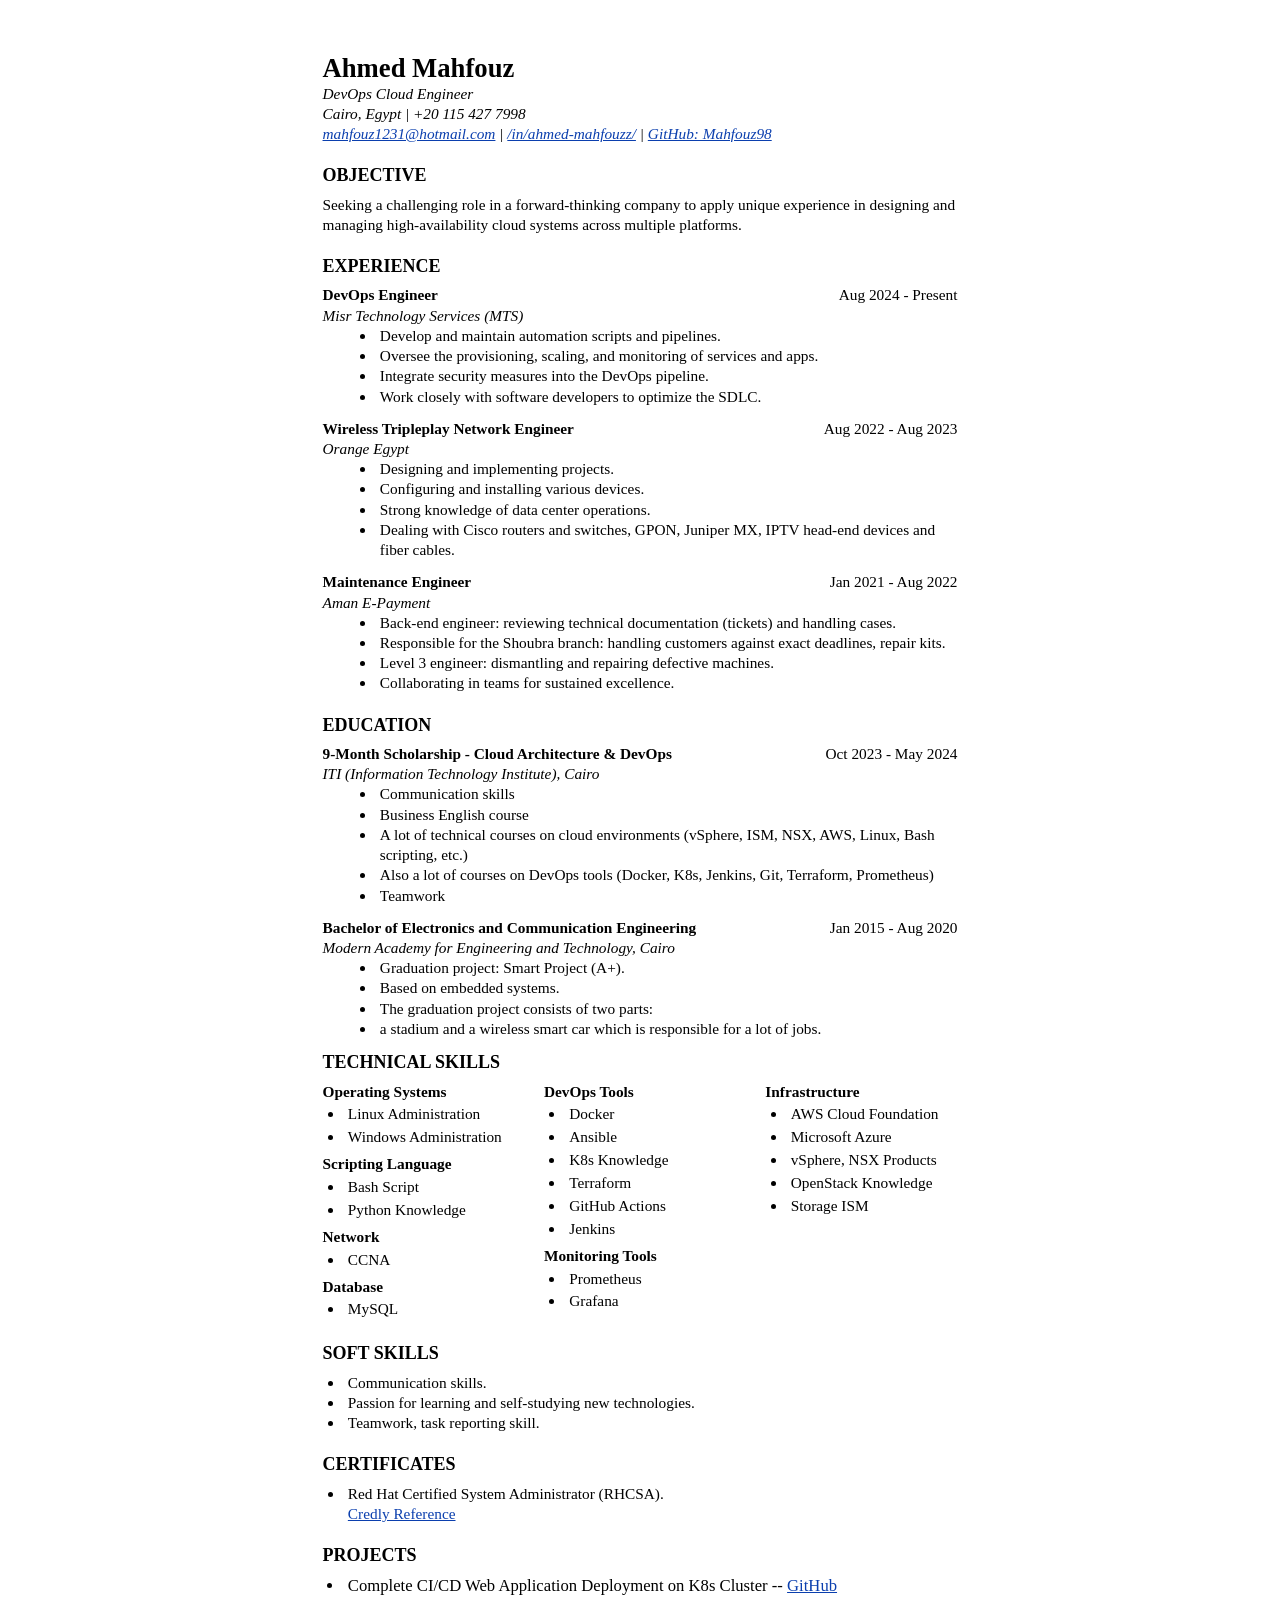
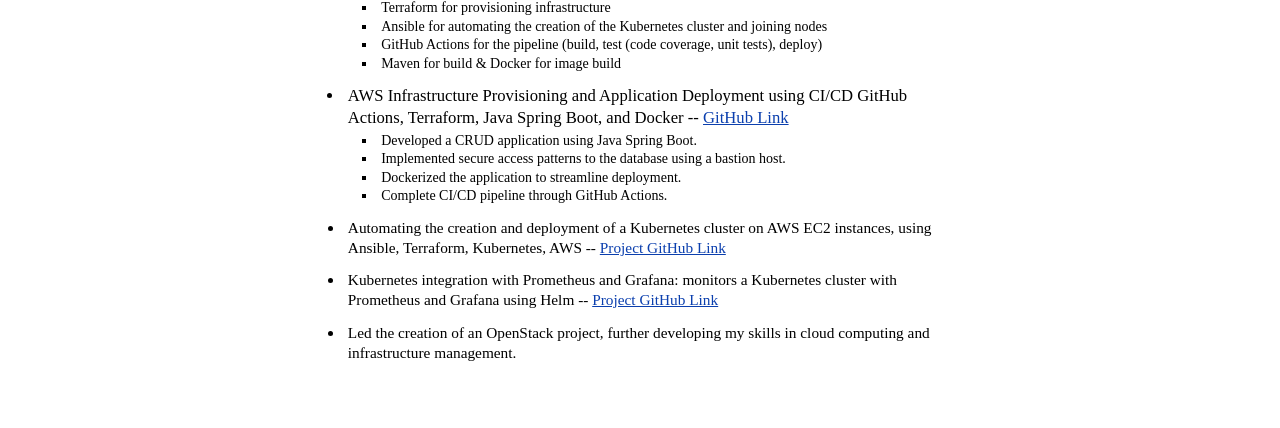
<file: resume/resume.html>
<!DOCTYPE html>
<html lang="en">
<head>
<meta charset="utf-8">
<meta name="viewport" content="width=device-width, initial-scale=1">
<meta name="robots" content="noindex">
<title>Ahmed Mahfouz — DevOps Cloud Engineer</title>
<!--
  Source of ../resume.pdf. Edit this file, then rebuild the PDF from the repo root:

    google-chrome --headless --no-pdf-header-footer --print-to-pdf=resume.pdf resume/resume.html
-->
<style>
  @page { size: A4; margin: 16mm 21mm 14mm; }
  * { box-sizing: border-box; margin: 0; padding: 0; }
  html { font-family: 'Liberation Serif', 'Times New Roman', Times, serif; font-size: 11.5pt; line-height: 1.32; color: #000; }
  body { max-width: 168mm; margin: 0 auto; }
  @media screen { body { padding: 14mm 0; } }
  a { color: #0b3fae; }
  h1 { font-size: 20pt; line-height: 1.15; }
  .sub, .contact { font-style: italic; }
  h2 { font-size: 13.5pt; text-transform: uppercase; margin: 15pt 0 5pt; break-after: avoid; }
  .entry { margin-bottom: 9pt; break-inside: avoid; }
  .entry-head { display: flex; justify-content: space-between; gap: 16pt; align-items: baseline; }
  .entry-head b { font-size: 11.5pt; }
  .org { font-style: italic; }
  ul { list-style: disc; padding-left: 40pt; }
  li { padding-left: 3pt; }
  ul ul { list-style: square; padding-left: 22pt; margin: 2pt 0 5pt; font-size: 10.5pt; }
  .page2 { break-before: page; }
  .page2 > h2:first-child { margin-top: 0; }
  .skills { display: grid; grid-template-columns: repeat(3, 1fr); column-gap: 22pt; }
  .skills h3 { font-size: 11.5pt; margin: 5pt 0 2pt; }
  .skills h3:first-child { margin-top: 0; }
  .skills ul, .flat { padding-left: 16pt; }
  .skills li { margin-bottom: 2pt; }
  .projects > li { margin-bottom: 9pt; break-inside: avoid; }
  .projects > li.big { font-size: 12.5pt; }
</style>
</head>
<body>

<header>
  <h1>Ahmed Mahfouz</h1>
  <p class="sub">DevOps Cloud Engineer</p>
  <p class="contact">Cairo, Egypt | +20 115 427 7998</p>
  <p class="contact"><a href="mailto:mahfouz1231@hotmail.com">mahfouz1231@hotmail.com</a> | <a href="https://www.linkedin.com/in/ahmed-mahfouzz/">/in/ahmed-mahfouzz/</a> | <a href="https://github.com/Mahfouz98">GitHub: Mahfouz98</a></p>
</header>

<h2>Objective</h2>
<p>Seeking a challenging role in a forward-thinking company to apply unique experience in designing and managing high-availability cloud systems across multiple platforms.</p>

<h2>Experience</h2>

<div class="entry">
  <p class="entry-head"><b>DevOps Engineer</b><span>Aug 2024 - Present</span></p>
  <p class="org">Misr Technology Services (MTS)</p>
  <ul>
    <li>Develop and maintain automation scripts and pipelines.</li>
    <li>Oversee the provisioning, scaling, and monitoring of services and apps.</li>
    <li>Integrate security measures into the DevOps pipeline.</li>
    <li>Work closely with software developers to optimize the SDLC.</li>
  </ul>
</div>

<div class="entry">
  <p class="entry-head"><b>Wireless Tripleplay Network Engineer</b><span>Aug 2022 - Aug 2023</span></p>
  <p class="org">Orange Egypt</p>
  <ul>
    <li>Designing and implementing projects.</li>
    <li>Configuring and installing various devices.</li>
    <li>Strong knowledge of data center operations.</li>
    <li>Dealing with Cisco routers and switches, GPON, Juniper MX, IPTV head-end devices and fiber cables.</li>
  </ul>
</div>

<div class="entry">
  <p class="entry-head"><b>Maintenance Engineer</b><span>Jan 2021 - Aug 2022</span></p>
  <p class="org">Aman E-Payment</p>
  <ul>
    <li>Back-end engineer: reviewing technical documentation (tickets) and handling cases.</li>
    <li>Responsible for the Shoubra branch: handling customers against exact deadlines, repair kits.</li>
    <li>Level 3 engineer: dismantling and repairing defective machines.</li>
    <li>Collaborating in teams for sustained excellence.</li>
  </ul>
</div>

<h2>Education</h2>

<div class="entry">
  <p class="entry-head"><b>9-Month Scholarship - Cloud Architecture &amp; DevOps</b><span>Oct 2023 - May 2024</span></p>
  <p class="org">ITI (Information Technology Institute), Cairo</p>
  <ul>
    <li>Communication skills</li>
    <li>Business English course</li>
    <li>A lot of technical courses on cloud environments (vSphere, ISM, NSX, AWS, Linux, Bash scripting, etc.)</li>
    <li>Also a lot of courses on DevOps tools (Docker, K8s, Jenkins, Git, Terraform, Prometheus)</li>
    <li>Teamwork</li>
  </ul>
</div>

<div class="entry">
  <p class="entry-head"><b>Bachelor of Electronics and Communication Engineering</b><span>Jan 2015 - Aug 2020</span></p>
  <p class="org">Modern Academy for Engineering and Technology, Cairo</p>
  <ul>
    <li>Graduation project: Smart Project (A+).</li>
    <li>Based on embedded systems.</li>
    <li>The graduation project consists of two parts:</li>
    <li>a stadium and a wireless smart car which is responsible for a lot of jobs.</li>
  </ul>
</div>

<section class="page2">
  <h2>Technical Skills</h2>
  <div class="skills">
    <div>
      <h3>Operating Systems</h3>
      <ul><li>Linux Administration</li><li>Windows Administration</li></ul>
      <h3>Scripting Language</h3>
      <ul><li>Bash Script</li><li>Python Knowledge</li></ul>
      <h3>Network</h3>
      <ul><li>CCNA</li></ul>
      <h3>Database</h3>
      <ul><li>MySQL</li></ul>
    </div>
    <div>
      <h3>DevOps Tools</h3>
      <ul><li>Docker</li><li>Ansible</li><li>K8s Knowledge</li><li>Terraform</li><li>GitHub Actions</li><li>Jenkins</li></ul>
      <h3>Monitoring Tools</h3>
      <ul><li>Prometheus</li><li>Grafana</li></ul>
    </div>
    <div>
      <h3>Infrastructure</h3>
      <ul><li>AWS Cloud Foundation</li><li>Microsoft Azure</li><li>vSphere, NSX Products</li><li>OpenStack Knowledge</li><li>Storage ISM</li></ul>
    </div>
  </div>

  <h2>Soft Skills</h2>
  <ul class="flat">
    <li>Communication skills.</li>
    <li>Passion for learning and self-studying new technologies.</li>
    <li>Teamwork, task reporting skill.</li>
  </ul>

  <h2>Certificates</h2>
  <ul class="flat">
    <li>Red Hat Certified System Administrator (RHCSA).<br><a href="https://www.credly.com/badges/278dd8e0-fe10-4dec-b3b4-7d16db802bb7/public_url">Credly Reference</a></li>
  </ul>

  <h2>Projects</h2>
  <ul class="flat projects">
    <li class="big">Complete CI/CD Web Application Deployment on K8s Cluster -- <a href="https://github.com/Mahfouz98/CI-CD-Application-Deployment">GitHub</a>
      <ul>
        <li>Terraform for provisioning infrastructure</li>
        <li>Ansible for automating the creation of the Kubernetes cluster and joining nodes</li>
        <li>GitHub Actions for the pipeline (build, test (code coverage, unit tests), deploy)</li>
        <li>Maven for build &amp; Docker for image build</li>
      </ul>
    </li>
    <li class="big">AWS Infrastructure Provisioning and Application Deployment using CI/CD GitHub Actions, Terraform, Java Spring Boot, and Docker -- <a href="https://github.com/Mahfouz98/Emp-CRUD-docker-Java-mySQL">GitHub Link</a>
      <ul>
        <li>Developed a CRUD application using Java Spring Boot.</li>
        <li>Implemented secure access patterns to the database using a bastion host.</li>
        <li>Dockerized the application to streamline deployment.</li>
        <li>Complete CI/CD pipeline through GitHub Actions.</li>
      </ul>
    </li>
    <li>Automating the creation and deployment of a Kubernetes cluster on AWS EC2 instances, using Ansible, Terraform, Kubernetes, AWS -- <a href="https://github.com/Mahfouz98/Ansible-Terraform-Kubernetes-Integration">Project GitHub Link</a></li>
    <li>Kubernetes integration with Prometheus and Grafana: monitors a Kubernetes cluster with Prometheus and Grafana using Helm -- <a href="https://github.com/Mahfouz98/Prometheus-Grafana-Integration-with-K8s-Cluster">Project GitHub Link</a></li>
    <li>Led the creation of an OpenStack project, further developing my skills in cloud computing and infrastructure management.</li>
  </ul>
</section>

</body>
</html>
</file>
<file: assets/css/site.css>
/* ==========================================================================
   Ahmed Mahfouz — portfolio
   "Mission control": black, phosphor amber, status green. No framework.
   ========================================================================== */

@font-face{
  font-family:'Archivo';
  src:url('../fonts/archivo-latin-var.woff2') format('woff2');
  font-weight:100 900;font-stretch:62% 125%;font-style:normal;font-display:swap;
}
@font-face{
  font-family:'JetBrains Mono';
  src:url('../fonts/jetbrains-mono-latin-var.woff2') format('woff2');
  font-weight:100 800;font-style:normal;font-display:swap;
}

/* ---------- tokens ---------- */
:root{
  --bg:#060606;
  --panel:#0c0c0d;
  --panel-2:#121213;
  --line:rgba(255,255,255,.09);
  --line-2:rgba(255,255,255,.17);
  --amber:#ffb000;
  --amber-soft:rgba(255,176,0,.14);
  --green:#3ddc84;
  --cyan:#39c5cf;
  --red:#ff5f56;
  --text:#eceae4;
  --dim:#b0ada5;
  --muted:#8a877f;
  --sans:'Archivo',system-ui,-apple-system,'Segoe UI',Roboto,sans-serif;
  --mono:'JetBrains Mono',ui-monospace,'SF Mono','Cascadia Mono',Menlo,Consolas,monospace;
  --ease:cubic-bezier(.22,1,.36,1);
  --gut:clamp(20px,4vw,56px);
  --pad:max(var(--gut),calc(50% - 660px));
  --sl-h:30px;
  --nav-h:68px;
}

/* ---------- base ---------- */
*,*::before,*::after{box-sizing:border-box}
*{margin:0;padding:0}
html{scroll-behavior:smooth;scroll-padding-top:calc(var(--nav-h) + 12px);-webkit-text-size-adjust:100%}
body{
  background:var(--bg);color:var(--text);
  font-family:var(--sans);font-size:1rem;line-height:1.65;
  overflow-x:hidden;-webkit-font-smoothing:antialiased;
}
html.has-sl body{padding-bottom:var(--sl-h)}
::selection{background:var(--amber);color:#000}
a{color:inherit;text-decoration:none}
ul,ol{list-style:none}
button,input,textarea{font:inherit;color:inherit}
button{border:0;background:none;cursor:pointer}
kbd{display:inline-block;font-family:var(--mono);font-size:1.25em;line-height:1;border:1px solid var(--line-2);border-radius:4px;padding:.28em .42em 0;color:var(--text);vertical-align:middle}
:focus-visible{outline:2px solid var(--amber);outline-offset:3px;border-radius:4px}
[hidden]{display:none!important}
.defs{position:absolute}
.i{width:1em;height:1em;flex:none;vertical-align:-.12em;stroke-linecap:square}
.skip{
  position:fixed;left:16px;top:-60px;z-index:300;background:var(--amber);color:#000;
  padding:10px 16px;border-radius:6px;font-family:var(--mono);font-size:.8rem;font-weight:600;
}
.skip:focus{top:12px}

/* ---------- background ---------- */
.bg-grid{
  position:fixed;inset:0;z-index:0;pointer-events:none;
  background-image:
    linear-gradient(rgba(255,176,0,.055) 1px,transparent 1px),
    linear-gradient(90deg,rgba(255,176,0,.055) 1px,transparent 1px),
    linear-gradient(rgba(255,255,255,.028) 1px,transparent 1px),
    linear-gradient(90deg,rgba(255,255,255,.028) 1px,transparent 1px);
  background-size:288px 288px,288px 288px,36px 36px,36px 36px;
  -webkit-mask-image:radial-gradient(520px 520px at var(--mx,72%) var(--my,30%),rgba(0,0,0,.95),rgba(0,0,0,.2) 62%,rgba(0,0,0,.07));
  mask-image:radial-gradient(520px 520px at var(--mx,72%) var(--my,30%),rgba(0,0,0,.95),rgba(0,0,0,.2) 62%,rgba(0,0,0,.07));
}
.bg-glow{
  position:fixed;inset:0;z-index:0;pointer-events:none;
  background:radial-gradient(560px circle at var(--mx,72%) var(--my,30%),rgba(255,160,0,.085),transparent 62%);
}
main,.footer{position:relative;z-index:1}

/* ---------- buttons, chips, tags ---------- */
.btn{
  display:inline-flex;align-items:center;gap:10px;
  font-family:var(--mono);font-size:.76rem;font-weight:600;letter-spacing:.08em;text-transform:uppercase;
  padding:15px 24px;border-radius:8px;border:1px solid transparent;
  transition:transform .3s var(--ease),box-shadow .3s,border-color .3s,color .3s,background .3s;
}
.btn-sm{padding:10px 16px;font-size:.7rem;border-radius:6px}
.btn-solid{background:var(--amber);color:#000}
.btn-solid:hover{transform:translateY(-2px);box-shadow:0 10px 36px rgba(255,176,0,.33)}
.btn-ghost{border-color:var(--line-2);color:var(--text)}
.btn-ghost:hover{border-color:var(--amber);color:var(--amber)}
.btn .i{transition:transform .3s var(--ease)}
.btn:hover .i{transform:translate(2px,2px)}
.form-end .btn:hover .i{transform:translateX(4px)}

.tags{display:flex;flex-wrap:wrap;gap:7px}
.tags li{
  font-family:var(--mono);font-size:.68rem;letter-spacing:.02em;color:var(--dim);
  border:1px solid var(--line);border-radius:5px;padding:4px 9px;background:rgba(255,255,255,.025);
}
.badge{
  font-family:var(--mono);font-size:.66rem;letter-spacing:.1em;text-transform:uppercase;
  color:var(--amber);border:1px solid rgba(255,176,0,.38);border-radius:5px;padding:5px 10px;
}
.led{width:8px;height:8px;border-radius:50%;background:var(--green);box-shadow:0 0 10px var(--green);animation:pulse 2.4s ease-in-out infinite}
@keyframes pulse{50%{opacity:.35}}

/* ---------- nav ---------- */
.nav{
  position:fixed;top:0;left:0;right:0;z-index:100;height:var(--nav-h);
  display:flex;align-items:center;justify-content:space-between;gap:24px;
  padding:0 var(--pad);
  border-bottom:1px solid transparent;
  transition:background .4s var(--ease),border-color .4s,height .4s var(--ease);
}
.nav.scrolled{
  --nav-h:56px;
  background:rgba(6,6,6,.8);border-bottom-color:var(--line);
  -webkit-backdrop-filter:blur(14px);backdrop-filter:blur(14px);
}
.nav-logo{font-family:var(--mono);font-weight:600;font-size:.92rem;letter-spacing:-.01em;display:flex;align-items:center;gap:10px}
.nav-logo em{font-style:normal;color:var(--amber)}
.nav-links{display:flex;gap:clamp(16px,2.2vw,30px)}
.nav-links a{
  font-family:var(--mono);font-size:.72rem;letter-spacing:.06em;text-transform:lowercase;color:var(--muted);
  padding:8px 0;position:relative;transition:color .25s;
}
.nav-links a::after{
  content:'';position:absolute;left:0;right:0;bottom:2px;height:1px;background:var(--amber);
  transform:scaleX(0);transform-origin:left;transition:transform .35s var(--ease);
}
.nav-links a:hover,.nav-links a[aria-current]{color:var(--text)}
.nav-links a[aria-current]::after{transform:scaleX(1)}
.nav-end{display:flex;align-items:center;gap:10px}
.nav-burger{display:none;flex-direction:column;gap:5px;padding:10px}
.nav-burger span{width:22px;height:2px;background:var(--text);transition:transform .3s,opacity .3s}

/* ---------- hero ---------- */
.hero{
  position:relative;
  min-height:100svh;
  padding:calc(var(--nav-h) + 48px) var(--pad) 36px;
  display:grid;grid-template-columns:minmax(0,7fr) minmax(0,4.6fr);grid-template-rows:1fr auto;
  column-gap:clamp(32px,5vw,84px);row-gap:clamp(36px,5vh,56px);align-items:center;
}
html.has-sl .hero{min-height:calc(100svh - var(--sl-h))}
.hero-copy{min-width:0}
.hero-prompt{
  display:inline-flex;align-items:center;flex-wrap:wrap;gap:0 .5ch;text-align:left;
  font-family:var(--mono);font-size:.84rem;color:var(--muted);margin-bottom:22px;padding:4px 0;
  animation:fade-up .7s var(--ease) both;
}
.p-user{color:var(--green)}
.p-cmd{color:var(--text)}
.caret{display:inline-block;width:.6em;height:1.15em;background:var(--amber);margin-left:1px;animation:blink 1.05s steps(1) infinite}
@keyframes blink{50%{opacity:0}}
.p-hint{margin-left:1.6ch;font-size:.72rem;color:var(--muted);opacity:0;transition:opacity .5s}
.p-hint.show{opacity:1}
.hero-prompt:hover .p-hint{color:var(--amber)}

.hero-title{
  font-weight:800;font-stretch:125%;text-transform:uppercase;
  font-size:clamp(2.75rem,7.3vw,7rem);line-height:.94;letter-spacing:-.022em;
}
.hero-title .line{display:block;overflow:hidden;padding:.03em 0 .07em}
.hero-title .line>span{display:block;animation:rise 1s var(--ease) both .08s}
.hero-title .line:nth-child(2)>span{animation-delay:.17s}
.hero-title .outline{
  color:var(--bg);-webkit-text-stroke:3px var(--amber);paint-order:stroke fill;
}
@keyframes rise{from{transform:translateY(108%)}}
@keyframes fade-up{from{opacity:0;transform:translateY(18px)}}
@keyframes slide-up{from{transform:translateY(14px)}}

.hero-role{
  margin-top:22px;font-family:var(--mono);font-size:.78rem;letter-spacing:.14em;text-transform:uppercase;color:var(--text);
  animation:fade-up .8s var(--ease) both .45s;
}
.hero-role i{font-style:normal;color:var(--amber);margin:0 .5ch}
.hero-sub{
  margin-top:18px;max-width:54ch;color:var(--dim);
  font-size:clamp(1rem,1.25vw,1.14rem);line-height:1.7;
  animation:slide-up .9s var(--ease) both; /* no fade: the main text is readable from the first frame */
}
.hero-sub strong{color:var(--text);font-weight:600}
.hero-actions{display:flex;gap:14px;margin-top:32px;flex-wrap:wrap;animation:fade-up .8s var(--ease) both .65s}

/* live pipeline panel */
.deploy{
  border:1px solid var(--line-2);border-radius:14px;overflow:hidden;
  background:linear-gradient(165deg,rgba(255,255,255,.045),rgba(255,255,255,0) 55%),var(--panel);
  box-shadow:0 30px 90px rgba(0,0,0,.55);
  font-family:var(--mono);
  animation:fade-up .9s var(--ease) both .5s;
}
.deploy-bar{
  display:flex;align-items:center;justify-content:space-between;gap:12px;
  padding:13px 18px;border-bottom:1px solid var(--line);font-size:.72rem;color:var(--text);
}
.deploy-title i{font-style:normal;color:var(--muted);margin:0 .4ch}
.chip{
  display:inline-flex;align-items:center;gap:7px;font-size:.64rem;letter-spacing:.1em;text-transform:uppercase;
  border:1px solid var(--line-2);border-radius:99px;padding:4px 10px;color:var(--muted);
}
.chip::before{content:'';width:6px;height:6px;border-radius:50%;background:currentColor}
.chip[data-state="ok"]{color:var(--green);border-color:rgba(61,220,132,.4)}
.chip[data-state="ok"]::before{box-shadow:0 0 8px var(--green);animation:pulse 2.4s ease-in-out infinite}
.chip[data-state="run"]{color:var(--amber);border-color:rgba(255,176,0,.45)}
.chip[data-state="run"]::before{animation:pulse .9s ease-in-out infinite}
.chip[data-state="fail"]{color:var(--red);border-color:rgba(255,95,86,.45)}

.stages{padding:16px 18px 6px;position:relative}
.stage{
  display:grid;grid-template-columns:22px minmax(0,1fr) auto;align-items:center;column-gap:12px;
  padding:9px 0;font-size:.78rem;position:relative;
}
.stage + .stage::before{ /* rail */
  content:'';position:absolute;left:10.5px;top:-11px;height:22px;width:1px;background:var(--line-2);
}
.stage[data-state="ok"] + .stage::before{background:var(--green);opacity:.55}
.stage-ico{
  width:22px;height:22px;border-radius:50%;border:1.5px solid var(--line-2);background:var(--panel);
  display:grid;place-items:center;font-size:11px;position:relative;z-index:1;color:var(--muted);
}
.stage[data-state="ok"] .stage-ico{border-color:var(--green);color:var(--green);box-shadow:0 0 12px rgba(61,220,132,.35)}
.stage[data-state="run"] .stage-ico{border-color:var(--amber);color:var(--amber)}
.stage[data-state="run"] .stage-ico::after{
  content:'';width:8px;height:8px;border-radius:50%;background:var(--amber);animation:pulse .9s ease-in-out infinite;
}
.stage[data-state="fail"] .stage-ico{border-color:var(--red);color:var(--red)}
.stage-name{color:var(--text);overflow:hidden;text-overflow:ellipsis;white-space:nowrap}
a.stage-name:hover{color:var(--amber)}
.stage-meta{color:var(--muted);font-size:.7rem;white-space:nowrap}
.stage.pop{animation:stage-in .5s var(--ease) both}
@keyframes stage-in{from{opacity:0;transform:translateX(-8px)}}
.deploy-foot{
  display:flex;align-items:center;justify-content:space-between;gap:14px;flex-wrap:wrap;
  padding:12px 18px 14px;border-top:1px solid var(--line);margin-top:8px;
  font-size:.68rem;color:var(--muted);
}
.deploy-foot a{color:var(--amber);white-space:nowrap}
.deploy-foot a:hover{text-decoration:underline;text-underline-offset:3px}

/* facts strip */
.facts{
  grid-column:1/-1;display:grid;grid-template-columns:repeat(4,1fr);
  border-top:1px solid var(--line);
  animation:fade-up .9s var(--ease) both .8s;
}
.facts>div{padding:18px 20px 4px 0}
.facts>div + div{padding-left:20px;border-left:1px solid var(--line)}
.facts dt{font-family:var(--mono);font-size:.64rem;letter-spacing:.16em;text-transform:uppercase;color:var(--amber);margin-bottom:6px}
.facts dd{font-size:.95rem;font-weight:500;line-height:1.4}
.facts dd span{color:var(--muted);font-weight:400;font-size:.86rem}
.facts a{border-bottom:1px solid var(--line-2);transition:color .25s,border-color .25s}
.facts a:hover{color:var(--amber);border-color:var(--amber)}

/* ---------- sections ---------- */
.section{position:relative;padding:clamp(72px,9vw,128px) var(--pad) 0}
.section:last-of-type{padding-bottom:clamp(72px,9vw,128px)}
.section-head{display:flex;align-items:flex-end;justify-content:space-between;gap:30px;margin-bottom:clamp(32px,4.5vw,56px)}
.eyebrow{margin-bottom:14px}
.cmd{
  font-family:var(--mono);font-size:.76rem;letter-spacing:.04em;color:var(--amber);
  display:inline-flex;align-items:center;gap:1ch;padding:3px 0;text-align:left;
}
.cmd::before{content:'$';color:var(--muted)}
.cmd::after{
  content:'run';font-size:.6rem;letter-spacing:.12em;text-transform:uppercase;color:#000;background:var(--amber);
  border-radius:4px;padding:1px 6px;opacity:0;transform:translateX(-4px);transition:opacity .25s,transform .25s var(--ease);
}
html.js .cmd:hover::after,html.js .cmd:focus-visible::after{opacity:1;transform:none}
html:not(.js) .cmd{cursor:default}
.section-title{
  font-weight:800;font-stretch:125%;text-transform:uppercase;
  font-size:clamp(1.85rem,4.4vw,3.5rem);line-height:1.02;letter-spacing:-.02em;
}
.section-note{max-width:36ch;color:var(--muted);font-family:var(--mono);font-size:.8rem;line-height:1.7;text-align:right}
.lead{font-size:clamp(1.2rem,1.9vw,1.55rem);line-height:1.35;font-weight:600;color:var(--text);letter-spacing:-.01em}

/* ---------- about ---------- */
.about{display:grid;grid-template-columns:minmax(0,5fr) minmax(0,7fr);gap:clamp(32px,5vw,72px);align-items:start}
.about-text p + p{margin-top:1.1em}
.about-text p:not(.lead){color:var(--dim);max-width:52ch}
.duties{display:grid;grid-template-columns:1fr 1fr;gap:1px;background:var(--line);border:1px solid var(--line);border-radius:14px;overflow:hidden}
.duty{background:var(--panel);padding:26px 24px 28px;transition:background .35s}
.duty:hover{background:var(--panel-2)}
.duty-tag{font-family:var(--mono);font-size:.66rem;letter-spacing:.12em;color:var(--amber);display:block;margin-bottom:16px}
.duty-tag::before{content:'['}.duty-tag::after{content:']'}
.duty h3{font-size:1.04rem;font-weight:700;letter-spacing:-.005em;margin-bottom:8px;line-height:1.3}
.duty p{color:var(--dim);font-size:.9rem;line-height:1.65}

/* ---------- production work ---------- */
.systems{display:grid;grid-template-columns:1fr 1fr;gap:20px}
.sys{
  border:1px solid var(--line);border-radius:16px;background:var(--panel);overflow:hidden;
  display:flex;flex-direction:column;
  transition:border-color .4s,box-shadow .4s;
}
.sys:hover{border-color:rgba(255,176,0,.42);box-shadow:0 22px 70px rgba(0,0,0,.5)}
.sys-wide{grid-column:1/-1;display:grid;grid-template-columns:minmax(0,1fr) minmax(0,1.05fr);align-items:stretch}
.sys-fig{
  padding:clamp(16px,2.2vw,28px);border-bottom:1px solid var(--line);
  background:
    radial-gradient(rgba(255,255,255,.07) 1px,transparent 1px) 0 0/18px 18px,
    linear-gradient(180deg,#0f0f10,#0a0a0b);
  display:grid;place-items:center;
}
.sys-wide .sys-fig{border-bottom:0;border-left:1px solid var(--line)}
.sys-body{padding:clamp(22px,2.6vw,32px);display:flex;flex-direction:column;gap:14px;flex:1}
.sys-wide .sys-body{justify-content:center}
.sys-top{display:flex;align-items:center;justify-content:space-between;gap:12px;flex-wrap:wrap}
.sys-ns{font-family:var(--mono);font-size:.68rem;color:var(--muted);letter-spacing:.04em}
.sys h3{font-size:clamp(1.12rem,1.6vw,1.4rem);font-weight:700;line-height:1.25;letter-spacing:-.012em}
.sys-wide h3{font-size:clamp(1.25rem,2.1vw,1.8rem)}
.sys p{color:var(--dim);font-size:.93rem;line-height:1.7;flex:1}
.sys-wide p{flex:none}

/* diagrams */
.dia{width:100%;height:auto;max-width:560px;display:block;overflow:visible}
.dia text{font-family:var(--mono);text-anchor:middle}
.dia .n rect{fill:#101011;stroke:rgba(255,255,255,.26);stroke-width:1}
.dia .n.hot rect{stroke:var(--amber);fill:#17130a}
.dia .l{fill:var(--text);font-size:11.5px;font-weight:500}
.dia .s{fill:var(--muted);font-size:9.5px}
.dia .g rect{fill:rgba(255,255,255,.018);stroke:rgba(255,255,255,.2);stroke-dasharray:3 4}
.dia .g-in rect{stroke:rgba(61,220,132,.38);fill:rgba(61,220,132,.03)}
.dia .g text{fill:var(--muted);font-size:9.5px;text-anchor:start;letter-spacing:.04em}
.dia .g-in text{fill:var(--green)}
.dia .e{fill:none;stroke:#77746e;stroke-width:1.2}
.dia .e.a{stroke:var(--amber)}
.dia .e.c{stroke:var(--cyan)}
.dia .el{fill:var(--amber);font-size:9.5px}
.dia .el.c{fill:var(--cyan)}
.dia .st{text-anchor:start}
.dia .flow{
  fill:none;stroke:#fff3d1;stroke-width:2.4;stroke-linecap:round;stroke-dasharray:.1 13;
  animation:flow 1s linear infinite;animation-play-state:paused;opacity:0;
}
.sys.live .flow{animation-play-state:running;opacity:.95}
@keyframes flow{to{stroke-dashoffset:-13.1}}

/* ---------- career ---------- */
.history{border:1px solid var(--line);border-radius:16px;background:var(--panel);overflow:hidden}
.rev{
  display:grid;grid-template-columns:86px 168px 128px minmax(0,1.15fr) minmax(0,1.6fr);
  column-gap:20px;align-items:start;padding:22px clamp(18px,2.4vw,28px);
}
.rev + .rev,.revs .rev{border-top:1px solid var(--line)}
.rev-head{
  font-family:var(--mono);font-size:.64rem;letter-spacing:.14em;text-transform:uppercase;color:var(--muted);
  padding-top:14px;padding-bottom:14px;background:rgba(255,255,255,.02);
}
.rev-n{font-family:var(--mono);font-size:1.5rem;font-weight:300;line-height:1.1;color:var(--muted)}
.rev-date{font-family:var(--mono);font-size:.76rem;color:var(--dim);padding-top:5px}
.rev-status{font-family:var(--mono);font-size:.72rem;color:var(--muted);display:flex;align-items:center;gap:8px;padding-top:5px}
.rev-status i{width:7px;height:7px;border-radius:50%;background:currentColor;flex:none}
.rev-chart{font-size:.88rem;color:var(--muted);line-height:1.45}
.rev-chart b{display:block;color:var(--text);font-size:1.02rem;font-weight:700;letter-spacing:-.008em;margin-bottom:2px}
.rev-desc{color:var(--dim);font-size:.9rem;line-height:1.65}
.rev[data-status="deployed"]{background:linear-gradient(90deg,rgba(61,220,132,.06),transparent 46%)}
.rev[data-status="deployed"] .rev-n{color:var(--green);font-weight:500}
.rev[data-status="deployed"] .rev-status{color:var(--green)}
.rev[data-status="deployed"] .rev-status i{box-shadow:0 0 9px var(--green);animation:pulse 2.4s ease-in-out infinite}

.cert{
  margin-top:20px;display:flex;align-items:center;gap:18px;
  border:1px solid var(--line);border-radius:16px;background:var(--panel);padding:18px clamp(18px,2.4vw,28px);
  transition:border-color .35s,background .35s;
}
.cert:hover{border-color:rgba(255,176,0,.45);background:var(--panel-2)}
.cert-mark{
  width:46px;height:46px;border-radius:10px;border:1px solid rgba(255,176,0,.45);color:var(--amber);
  display:grid;place-items:center;font-family:var(--mono);font-weight:700;font-size:.9rem;flex:none;
}
.cert-text{flex:1;min-width:0}
.cert-text b{display:block;font-size:1.02rem;font-weight:700}
.cert-text span{font-family:var(--mono);font-size:.72rem;color:var(--muted)}
.cert-go{font-family:var(--mono);font-size:.72rem;letter-spacing:.08em;text-transform:uppercase;color:var(--amber);white-space:nowrap}

/* ---------- stack ---------- */
.stack{border-top:1px solid var(--line)}
.stack-row{
  display:grid;grid-template-columns:minmax(200px,300px) minmax(0,1fr);gap:12px 28px;align-items:baseline;
  padding:18px 0;border-bottom:1px solid var(--line);
}
.stack dt{font-family:var(--mono);font-size:.74rem;letter-spacing:.06em;text-transform:lowercase;color:var(--muted);display:flex;align-items:center;gap:10px}
.stack dt::before{content:'';width:6px;height:6px;border-radius:50%;background:var(--green);box-shadow:0 0 8px rgba(61,220,132,.7);flex:none}
.stack dd ul{display:flex;flex-wrap:wrap;gap:8px}
.stack dd li{
  font-family:var(--mono);font-size:.8rem;color:var(--text);
  border:1px solid var(--line);border-radius:6px;padding:5px 11px;background:var(--panel);
  transition:border-color .25s,color .25s;
}
.stack-row:hover dt{color:var(--text)}
.stack dd li:hover{border-color:rgba(255,176,0,.5);color:var(--amber)}

/* ---------- open source ---------- */
.repos{display:grid;grid-template-columns:repeat(6,1fr);gap:20px}
.repos>li{grid-column:span 2;display:flex}
.repos>li:nth-child(-n+2){grid-column:span 3}
.repo{
  flex:1;display:flex;flex-direction:column;gap:12px;
  border:1px solid var(--line);border-radius:16px;background:var(--panel);padding:clamp(20px,2.4vw,28px);
  transition:border-color .35s,transform .45s var(--ease),box-shadow .35s;
}
.repo:hover{border-color:rgba(255,176,0,.45);transform:translateY(-4px);box-shadow:0 20px 60px rgba(0,0,0,.5)}
.repo-lg{
  background:
    radial-gradient(120% 90% at 100% 0%,rgba(57,197,207,.11),transparent 55%),
    radial-gradient(90% 80% at 0% 100%,rgba(255,176,0,.08),transparent 55%),
    var(--panel);
  min-height:290px;
}
.repos>li:nth-child(2) .repo-lg{
  background:
    radial-gradient(120% 90% at 0% 0%,rgba(255,176,0,.13),transparent 55%),
    radial-gradient(90% 80% at 100% 100%,rgba(61,220,132,.07),transparent 55%),
    var(--panel);
}
.repo-path{font-family:var(--mono);font-size:.7rem;color:var(--muted);overflow-wrap:anywhere}
.repo-path b{color:var(--dim);font-weight:500}
.repo h3{font-size:1.1rem;font-weight:700;line-height:1.28;letter-spacing:-.01em}
.repo-lg h3{font-size:clamp(1.25rem,1.9vw,1.6rem);margin-top:auto}
.repo p{color:var(--dim);font-size:.9rem;line-height:1.65}
.repo:not(.repo-lg) p{flex:1}
.repo-foot{
  display:flex;align-items:center;gap:16px;margin-top:6px;padding-top:14px;border-top:1px solid var(--line);
  font-family:var(--mono);font-size:.7rem;color:var(--muted);
}
.repo-stars{display:inline-flex;align-items:center;gap:5px;color:var(--amber)}
.repo-go{margin-left:auto;color:var(--amber);letter-spacing:.08em;text-transform:uppercase}
.repo-go .i,.post-go .i,.cert-go .i{transition:transform .3s var(--ease)}
.repo:hover .repo-go .i,.post a:hover .post-go .i,.cert:hover .cert-go .i{transform:translate(2px,-2px)}

/* ---------- field notes ---------- */
.filters{display:flex;flex-wrap:wrap;gap:8px;margin-bottom:22px}
.filter{
  font-family:var(--mono);font-size:.72rem;color:var(--muted);
  border:1px solid var(--line);border-radius:99px;padding:6px 14px;transition:color .25s,border-color .25s,background .25s;
}
.filter span{opacity:.6;margin-left:4px}
.filter:hover{color:var(--text);border-color:var(--line-2)}
.filter[aria-pressed="true"]{color:#000;background:var(--amber);border-color:var(--amber)}
.posts{border-top:1px solid var(--line)}
.post{border-bottom:1px solid var(--line)}
.post a{
  display:grid;grid-template-columns:170px minmax(0,1fr) auto;gap:8px 24px;align-items:baseline;
  padding:20px 14px;margin:0 -14px;border-radius:10px;transition:background .3s;
}
.post a:hover{background:rgba(255,255,255,.035)}
.post-tag{font-family:var(--mono);font-size:.7rem;color:var(--cyan)}
.post-tag::before{content:'[';color:var(--muted)}.post-tag::after{content:']';color:var(--muted)}
.post-tag.sec{color:var(--amber)}
.post-main b{display:block;font-size:1.08rem;font-weight:700;letter-spacing:-.01em;line-height:1.3;transition:color .25s}
.post a:hover .post-main b{color:var(--amber)}
.post-main span{display:block;color:var(--dim);font-size:.9rem;line-height:1.6;margin-top:4px;max-width:78ch}
.post-go{font-family:var(--mono);font-size:.7rem;letter-spacing:.08em;text-transform:uppercase;color:var(--muted);white-space:nowrap;transition:color .25s}
.post a:hover .post-go{color:var(--amber)}

/* ---------- contact ---------- */
.contact{display:grid;grid-template-columns:minmax(0,5fr) minmax(0,6fr);gap:clamp(32px,5vw,72px);align-items:start}
.contact-info p:not(.lead){color:var(--dim);margin-top:14px}
.links{margin-top:30px;border-top:1px solid var(--line)}
.links a{
  display:flex;justify-content:space-between;align-items:baseline;gap:16px;padding:16px 0;border-bottom:1px solid var(--line);
  transition:color .25s,padding .35s var(--ease);
}
.links a span:first-child{font-weight:600}
.links a span:last-child{font-family:var(--mono);font-size:.76rem;color:var(--muted);transition:color .25s}
.links a:hover{color:var(--amber);padding-left:8px}
.links a:hover span:last-child{color:var(--amber)}

.terminal{border:1px solid var(--line-2);border-radius:14px;background:var(--panel);overflow:hidden}
.terminal-bar{display:flex;align-items:center;gap:8px;padding:13px 16px;border-bottom:1px solid var(--line);background:rgba(255,255,255,.025)}
.terminal-bar i{width:11px;height:11px;border-radius:50%}
.terminal-bar i:nth-child(1){background:var(--red)}
.terminal-bar i:nth-child(2){background:var(--amber)}
.terminal-bar i:nth-child(3){background:var(--green)}
.terminal-bar span{font-family:var(--mono);font-size:.7rem;color:var(--muted);margin-left:8px}
.terminal form{padding:22px 24px 24px;display:flex;flex-direction:column}
.terminal label{font-family:var(--mono);font-size:.72rem;letter-spacing:.06em;color:var(--muted);margin-bottom:8px}
.terminal label::before{content:'$ ';color:var(--amber)}
.terminal input,.terminal textarea{
  width:100%;background:rgba(255,255,255,.035);border:1px solid var(--line-2);border-radius:8px;
  padding:13px 15px;margin-bottom:18px;color:var(--text);font-family:var(--mono);font-size:.88rem;
  outline:none;transition:border-color .3s,box-shadow .3s;resize:vertical;
}
.terminal ::placeholder{color:#6f6c66}
.terminal textarea{min-height:140px}
.terminal input:focus,.terminal textarea:focus{border-color:var(--amber);box-shadow:0 0 0 3px rgba(255,176,0,.14)}
.terminal .hp{display:none}
.form-end{display:flex;align-items:center;gap:18px;flex-wrap:wrap}
.form-status{font-family:var(--mono);font-size:.76rem;color:var(--muted);min-height:1.2em}
.form-status[data-state="ok"]{color:var(--green)}
.form-status[data-state="fail"]{color:var(--red)}
.form-status a{text-decoration:underline;text-underline-offset:3px}
button[disabled]{opacity:.55;cursor:progress}

/* ---------- footer ---------- */
.footer{
  margin-top:0;border-top:1px solid var(--line);padding:28px var(--pad);
  display:flex;align-items:center;justify-content:space-between;gap:14px 28px;flex-wrap:wrap;
  font-family:var(--mono);font-size:.7rem;color:var(--muted);
}
.footer-build span{color:var(--dim)}
.footer-links{display:flex;gap:22px}
.footer a:hover{color:var(--amber)}

/* ---------- status line ---------- */
.statusline{
  position:fixed;left:0;right:0;bottom:0;z-index:130;height:var(--sl-h);
  display:flex;align-items:stretch;
  background:#0b0b0c;border-top:1px solid var(--line-2);
  font-family:var(--mono);font-size:.68rem;line-height:1;white-space:nowrap;
}
.sl{display:inline-flex;align-items:center;gap:7px;padding:0 12px;color:var(--muted)}
.sl-host{background:var(--amber);color:#000;font-weight:700}
.sl-path{color:var(--text);min-width:0;overflow:hidden;text-overflow:ellipsis}
.sl-fill{flex:1}
.sl-deploy{border-left:1px solid var(--line)}
.sl-deploy::before{content:'';width:6px;height:6px;border-radius:50%;background:currentColor}
.sl-deploy[data-state="ok"]::before{background:var(--green);box-shadow:0 0 8px var(--green)}
.sl-deploy[data-state="run"]::before{background:var(--amber)}
.sl-deploy[data-state="fail"]::before{background:var(--red)}
.sl-deploy:hover{color:var(--text)}
.sl-console{border-left:1px solid var(--line);color:var(--text);transition:background .25s,color .25s}
.sl-console:hover,.sl-console[aria-expanded="true"]{background:var(--amber-soft);color:var(--amber)}
.sl-console kbd{font-size:.86rem}

/* ---------- console ---------- */
.console{
  position:fixed;left:0;right:0;bottom:var(--sl-h);z-index:120;
  height:min(54vh,480px);display:flex;flex-direction:column;
  background:#09090a;border-top:1px solid rgba(255,176,0,.5);
  box-shadow:0 -30px 90px rgba(0,0,0,.7);
  font-family:var(--mono);font-size:.8rem;line-height:1.55;
  transform:translateY(calc(100% + var(--sl-h)));visibility:hidden;
  transition:transform .42s var(--ease),visibility 0s .42s;
}
.console.open{transform:none;visibility:visible;transition:transform .42s var(--ease),visibility 0s}
.console-bar{
  display:flex;align-items:center;justify-content:space-between;gap:12px;
  padding:8px 16px;border-bottom:1px solid var(--line);font-size:.7rem;color:var(--text);
}
.console-bar i{font-style:normal;color:var(--muted)}
.console-bar button{font-size:.66rem;color:var(--muted);border:1px solid var(--line-2);border-radius:4px;padding:2px 8px}
.console-bar button:hover{color:var(--amber);border-color:var(--amber)}
.console-out{flex:1;overflow:auto;padding:14px 16px 6px;overscroll-behavior:contain}
.console-out div{white-space:pre;min-height:1.55em}
.console-out .c-in{color:var(--text)}
.console-out .c-in span{color:var(--green)}
.console-out .c-out{color:var(--dim)}
.console-out .c-hi{color:var(--amber)}
.console-out .c-ok{color:var(--green)}
.console-out .c-err{color:var(--red)}
.console-out .c-mute{color:var(--muted)}
.console-out a{color:var(--cyan);text-decoration:underline;text-underline-offset:3px}
.console-chips{display:flex;gap:8px;padding:8px 16px;overflow-x:auto;scrollbar-width:none}
.console-chips::-webkit-scrollbar{display:none}
.console-chips button{
  flex:none;font-size:.7rem;color:var(--dim);border:1px solid var(--line-2);border-radius:99px;padding:4px 12px;
  transition:color .2s,border-color .2s;
}
.console-chips button:hover{color:var(--amber);border-color:var(--amber)}
.console-in{display:flex;align-items:center;gap:1ch;padding:10px 16px 14px;border-top:1px solid var(--line)}
.console-in label{color:var(--green);flex:none}
.console-in input{flex:1;min-width:0;background:none;border:0;outline:0;color:var(--text);caret-color:var(--amber);font-size:16px}
@media (min-width:701px){.console-in input{font-size:.8rem}}
.console-go{display:none;flex:none;font-size:.7rem;font-weight:600;letter-spacing:.08em;text-transform:uppercase;color:#000;background:var(--amber);border-radius:6px;padding:7px 12px}

/* ---------- scroll reveal (only when JS is running) ---------- */
html.js .reveal{opacity:0;transform:translateY(22px);transition:opacity .8s var(--ease) var(--d,0s),transform .8s var(--ease) var(--d,0s)}
html.js .reveal.in{opacity:1;transform:none}
html.js .post[hidden]{display:none}

/* ---------- responsive ---------- */
@media (max-width:1100px){
  .hero{grid-template-columns:1fr;grid-template-rows:auto;align-content:center}
  .hero-title{font-size:clamp(2.3rem,12.4vw,6.6rem)}
  .deploy{max-width:560px}
  .about,.contact{grid-template-columns:1fr}
  .sys-wide{grid-template-columns:1fr}
  .sys-wide .sys-fig{border-left:0;border-bottom:1px solid var(--line);order:-1}
  .rev{grid-template-columns:56px 150px minmax(0,1fr)}
  .rev-head{display:none}
  .rev-status{grid-column:3;grid-row:1}
  .rev-date{grid-column:2;grid-row:1}
  .rev-chart{grid-column:2/-1}
  .rev-desc{grid-column:2/-1;margin-top:6px}
  .rev-n{grid-row:1/4}
  .rev-chart{margin-top:8px}
}
@media (max-width:900px){
  .nav-links{display:none}
  .nav-burger{display:flex}
  .nav.menu-open{background:var(--bg)}
  .nav.menu-open .nav-links{
    display:flex;position:fixed;inset:var(--nav-h) 0 0 0;background:var(--bg);
    flex-direction:column;align-items:flex-start;justify-content:flex-start;gap:0;padding:12px var(--gut) 60px;overflow:auto;
  }
  .nav.menu-open .nav-links li{width:100%;border-bottom:1px solid var(--line)}
  .nav.menu-open .nav-links a{display:block;font-size:1.05rem;padding:18px 0;color:var(--text)}
  .nav.menu-open .nav-links a::before{content:'~/';color:var(--amber)}
  .nav.menu-open .nav-links a::after{display:none}
  .nav.menu-open .nav-burger span:nth-child(1){transform:translateY(7px) rotate(45deg)}
  .nav.menu-open .nav-burger span:nth-child(2){opacity:0}
  .nav.menu-open .nav-burger span:nth-child(3){transform:translateY(-7px) rotate(-45deg)}
  .systems{grid-template-columns:1fr}
  .repos{grid-template-columns:1fr}
  .repos>li,.repos>li:nth-child(-n+2){grid-column:auto}
  .repo-lg{min-height:0}
  .section-head{flex-direction:column;align-items:flex-start;gap:14px}
  .section-note{text-align:left}
  .stack-row{grid-template-columns:1fr}
  .post a{grid-template-columns:1fr auto}
  .post-tag{grid-column:1/-1}
}
@media (max-width:700px){
  :root{--nav-h:58px}
  .facts{grid-template-columns:1fr 1fr}
  .facts>div{padding:14px 12px 12px 0}
  .facts>div + div{padding-left:0;border-left:0}
  .facts>div:nth-child(even){padding-left:16px;border-left:1px solid var(--line)}
  .facts>div:nth-child(n+3){border-top:1px solid var(--line)}
  .duties{grid-template-columns:1fr}
  .hero{padding-top:calc(var(--nav-h) + 36px)}
  .hero-actions .btn{flex:1 1 auto;justify-content:center}
  .rev{grid-template-columns:40px minmax(0,1fr) auto;column-gap:12px}
  .rev-date{grid-column:2}
  .rev-status{grid-column:3}
  .cert{flex-wrap:wrap}
  .cert-go{width:100%;padding-left:64px}
  .post-go{display:none}
  .post a{grid-template-columns:1fr}
  .sl-deploy{display:none}
  .footer{flex-direction:column;align-items:flex-start}
  .console{inset:0 0 auto 0;height:var(--vvh,100dvh);z-index:140;border-top:0}
  html.console-open,html.console-open body{overflow:hidden}
  .console-bar i{display:none}
  .console-go{display:block}
  .console-out div{white-space:pre-wrap;overflow-wrap:anywhere}
  .sys-fig{padding:14px 10px}
  .dia .l{font-size:12.5px}
  .dia .s,.dia .el,.dia .g text{font-size:10.5px}
  .p-hint{display:none}
}
@media (max-width:380px){
  .btn-sm{padding:9px 12px}
  .nav-logo{font-size:.84rem}
}

/* ---------- reduced motion ---------- */
@media (prefers-reduced-motion:reduce){
  html{scroll-behavior:auto}
  *,*::before,*::after{animation-duration:.01ms!important;animation-iteration-count:1!important;animation-delay:0s!important;transition-duration:.01ms!important;transition-delay:0s!important}
  html.js .reveal{opacity:1;transform:none}
  .dia .flow{display:none}
  .caret{opacity:1}
}

/* ---------- print: a clean one-document summary ---------- */
@media print{
  :root{--bg:#fff;--panel:#fff;--panel-2:#fff;--text:#000;--dim:#222;--muted:#555;--amber:#000;--green:#000;--cyan:#000;--line:#ccc;--line-2:#999}
  body{background:#fff;color:#000;font-size:10.5pt}
  .bg-grid,.bg-glow,.nav,.statusline,.console,.deploy,.hero-actions,.hero-prompt,.filters,.terminal,.sys-fig,.skip,.cmd::after,.repo-go,.post-go{display:none!important}
  html.js .reveal{opacity:1!important;transform:none!important}
  *{animation:none!important;box-shadow:none!important}
  .hero{min-height:0!important;display:block;padding:0 0 12pt}
  .hero-title{font-size:30pt}
  .hero-title .outline{color:#000;-webkit-text-stroke:0}
  .section{padding:16pt 0 0}
  .section-title{font-size:15pt}
  .systems,.repos,.about,.contact{display:block}
  .sys,.repo,.history,.cert,.duties{border-color:#ccc;break-inside:avoid;margin-bottom:8pt}
  .sys-wide{display:block}
  .repo-lg{background:none;min-height:0}
  .rev{break-inside:avoid}
  .post a,.links a{padding:6pt 0}
  .footer{padding:12pt 0}
  @page{margin:14mm}
  .post a::after,.repo::after,.cert::after,.links a[href^="http"]::after{content:attr(href);display:block;font-family:var(--mono);font-size:7pt;color:#555;word-break:break-all}
}
</file>
